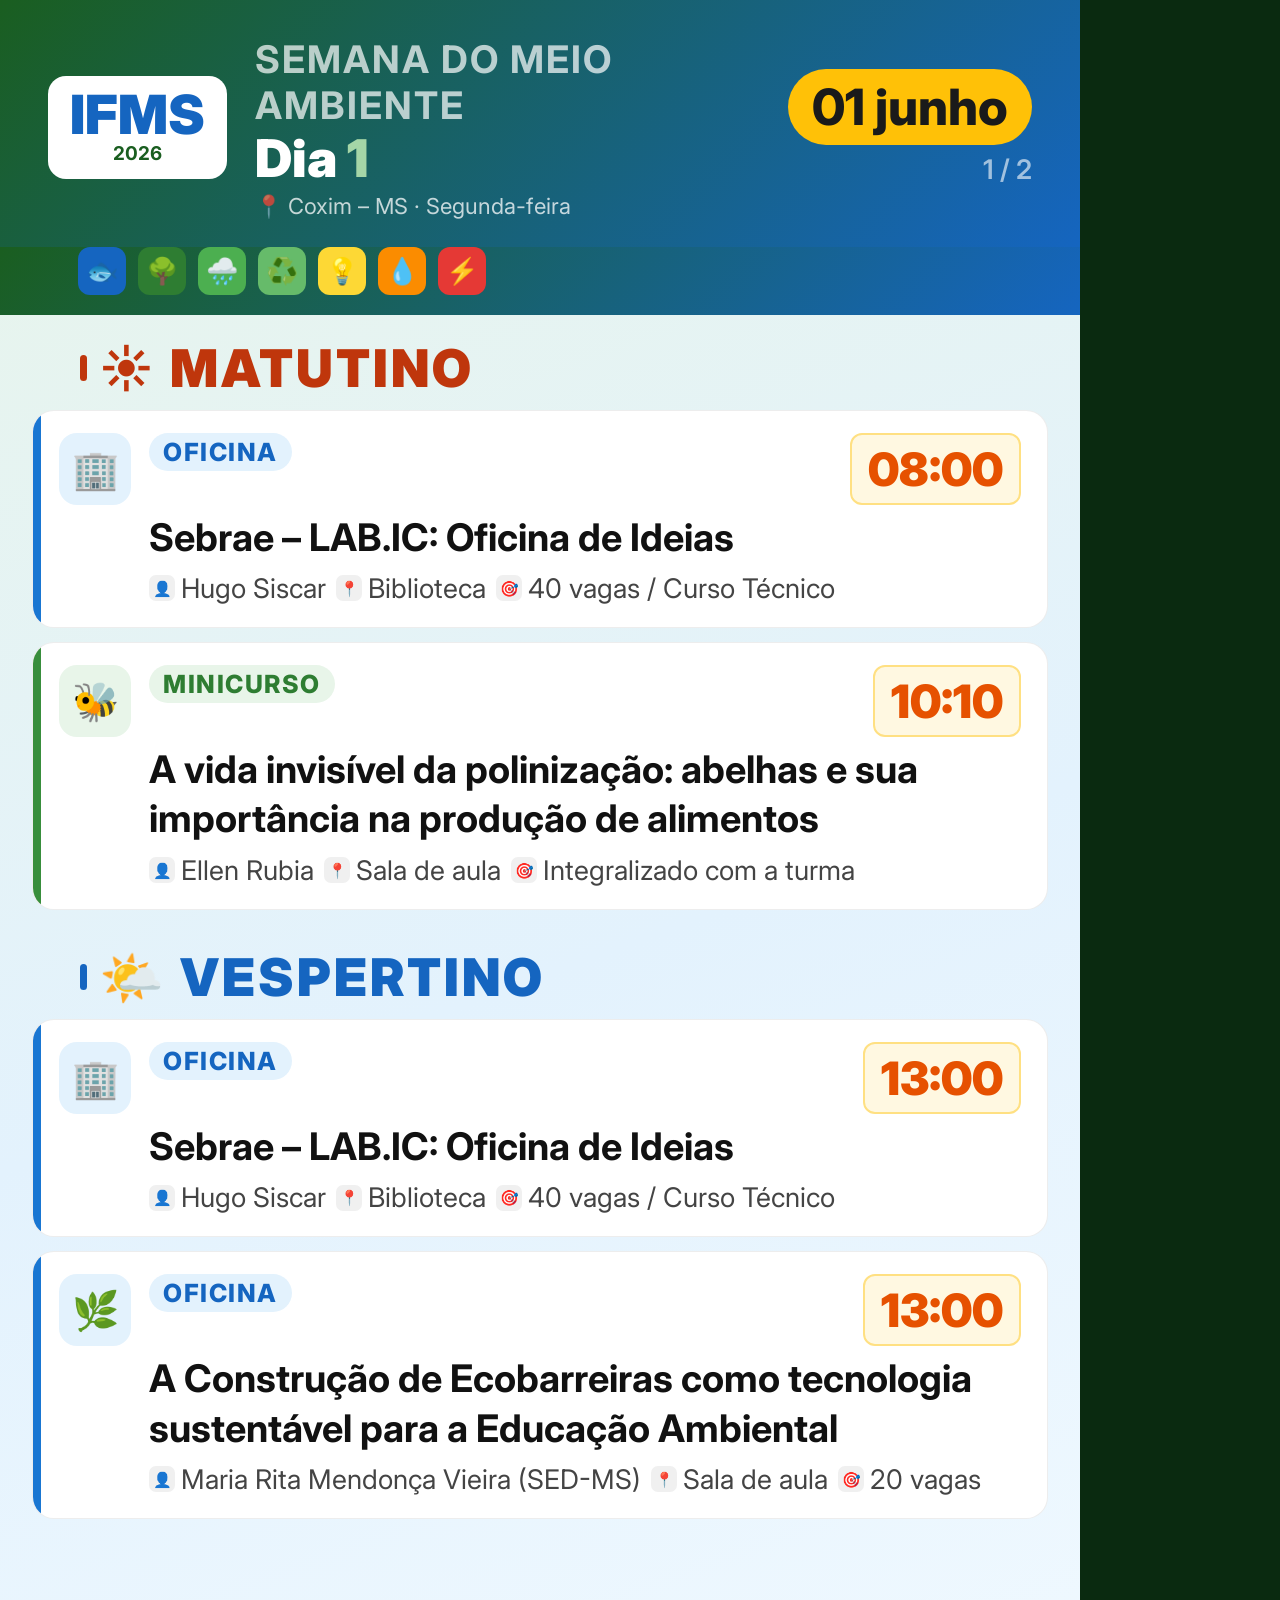
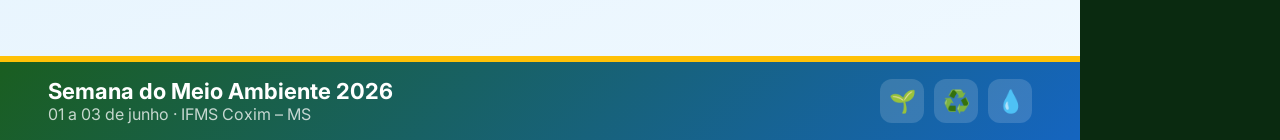
<file: index.html>
cat > /mnt/user-data/outputs/semana_meio_ambiente_xibo_vertical.html << 'HTMLEOF' <!DOCTYPE html>
  <html lang="pt-BR">

  <head>
    <meta charset="UTF-8">
    <meta name="viewport" content="width=1080, initial-scale=1.0">
    <title>Semana do Meio Ambiente – IFMS 2026</title>
    <style>
      @import url('https://fonts.googleapis.com/css2?family=Inter:wght@400;600;700;800;900&display=swap');

      * {
        box-sizing: border-box;
        margin: 0;
        padding: 0;
      }

      html,
      body {
        width: 1080px;
        height: 1740px;
        overflow: hidden;
        font-family: 'Inter', sans-serif;
        background: #0a2a10;
      }

      .screen {
        width: 1080px;
        height: 1740px;
        position: absolute;
        top: 0;
        left: 0;
        opacity: 0;
        transition: opacity 0.8s ease;
        display: flex;
        flex-direction: column;
        background: linear-gradient(160deg, #e8f5e9 0%, #e3f2fd 55%, #f0f9ff 100%);
      }

      .screen.active {
        opacity: 1;
      }

      /* HEADER */
      .hdr {
        background: linear-gradient(135deg, #1a5e20 0%, #1565c0 100%);
        padding: 36px 48px 28px;
        display: flex;
        align-items: center;
        gap: 28px;
        flex-shrink: 0;
      }

      .hdr-logo {
        background: white;
        border-radius: 18px;
        padding: 12px 22px;
        display: flex;
        flex-direction: column;
        align-items: center;
        flex-shrink: 0;
      }

      .hdr-logo .ifms {
        font-size: 54px;
        font-weight: 900;
        color: #1565c0;
        line-height: 1;
      }

      .hdr-logo .yr {
        font-size: 19px;
        font-weight: 700;
        color: #1a5e20;
        line-height: 1.3;
      }

      .hdr-text {
        flex: 1;
      }

      .hdr-top {
        font-size: 38px;
        font-weight: 700;
        color: rgba(255, 255, 255, 0.7);
        letter-spacing: 2px;
        text-transform: uppercase;
        margin-bottom: 4px;
      }

      .hdr-main {
        font-size: 52px;
        font-weight: 900;
        color: white;
        line-height: 1.05;
      }

      .hdr-main span {
        color: #a5d6a7;
      }

      .hdr-sub {
        font-size: 22px;
        color: rgba(255, 255, 255, 0.75);
        margin-top: 6px;
      }

      /* DAY + PAGE */
      .day-block {
        text-align: right;
        flex-shrink: 0;
      }

      .day-pill {
        background: #FFC107;
        color: #1a1a1a;
        font-size: 50px;
        font-weight: 800;
        padding: 8px 24px;
        border-radius: 40px;
        display: inline-block;
        margin-bottom: 8px;
      }

      .page-ind {
        color: rgba(255, 255, 255, 0.6);
        font-size: 27px;
        font-weight: 600;
      }

      /* ICON STRIP */
      .icons-strip {
        background: linear-gradient(135deg, #1a5e20 0%, #1565c0 100%);
        padding: 0 78px 20px;
        display: flex;
        gap: 12px;
        flex-shrink: 0;
      }

      .ibox {
        width: 48px;
        height: 48px;
        border-radius: 12px;
        display: flex;
        align-items: center;
        justify-content: center;
        font-size: 26px;
      }

      /* TURNO LABEL */
      .turno-lbl {
        font-size: 52px;
        font-weight: 900;
        text-transform: uppercase;
        letter-spacing: 3px;
        padding: 22px 48px 10px;
        display: flex;
        align-items: center;
        gap: 12px;
        flex-shrink: 0;
      }

      .turno-lbl::before {
        content: '';
        display: block;
        width: 7px;
        height: 26px;
        border-radius: 4px;
      }

      .mat .turno-lbl {
        color: #bf360c;
      }

      .mat .turno-lbl::before {
        background: #bf360c;
      }

      .vesp .turno-lbl {
        color: #1565c0;
      }

      .vesp .turno-lbl::before {
        background: #1565c0;
      }

      .not .turno-lbl {
        color: #4a148c;
      }

      .not .turno-lbl::before {
        background: #4a148c;
      }

      .enc .turno-lbl {
        color: #1a5e20;
      }

      .enc .turno-lbl::before {
        background: #1a5e20;
      }

      /* CARDS */
      .cards-area {
        flex: 1;
        padding: 0 32px 20px;
        display: flex;
        flex-direction: column;
        gap: 0;
        overflow: hidden;
      }

      .card {
        background: white;
        border-radius: 22px;
        padding: 22px 26px;
        display: flex;
        gap: 18px;
        border: 1px solid rgba(0, 0, 0, 0.07);
        position: relative;
        overflow: hidden;
        margin-bottom: 14px;
      }

      .card::before {
        content: '';
        position: absolute;
        left: 0;
        top: 0;
        bottom: 0;
        width: 8px;
      }

      .card.minicurso::before {
        background: #388e3c;
      }

      .card.oficina::before {
        background: #1976d2;
      }

      .card.palestra::before {
        background: #7b1fa2;
      }

      .card.exposicao::before {
        background: #e65100;
      }

      .card.encerramento::before {
        background: #1a5e20;
      }

      .card-ico {
        width: 72px;
        height: 72px;
        border-radius: 18px;
        display: flex;
        align-items: center;
        justify-content: center;
        font-size: 38px;
        flex-shrink: 0;
        align-self: flex-start;
      }

      .card.minicurso .card-ico {
        background: #e8f5e9;
      }

      .card.oficina .card-ico {
        background: #e3f2fd;
      }

      .card.palestra .card-ico {
        background: #f3e5f5;
      }

      .card.exposicao .card-ico {
        background: #fff3e0;
      }

      .card.encerramento .card-ico {
        background: #e8f5e9;
      }

      .card-body {
        flex: 1;
        min-width: 0;
      }

      .card-top {
        display: flex;
        align-items: flex-start;
        justify-content: space-between;
        gap: 12px;
        margin-bottom: 8px;
      }

      .card-type {
        font-size: 25px;
        font-weight: 800;
        text-transform: uppercase;
        letter-spacing: 1.5px;
        padding: 4px 14px;
        border-radius: 20px;
        display: inline-block;
        flex-shrink: 0;
      }

      .card.minicurso .card-type {
        background: #e8f5e9;
        color: #2e7d32;
      }

      .card.oficina .card-type {
        background: #e3f2fd;
        color: #1565c0;
      }

      .card.palestra .card-type {
        background: #f3e5f5;
        color: #6a1b9a;
      }

      .card.exposicao .card-type {
        background: #fff3e0;
        color: #bf360c;
      }

      .card.encerramento .card-type {
        background: #e8f5e9;
        color: #1a5e20;
      }

      .time-badge {
        display: flex;
        align-items: center;
        gap: 5px;
        background: #fff8e1;
        color: #e65100;
        font-size: 46px;
        font-weight: 900;
        padding: 6px 16px;
        border-radius: 12px;
        border: 2px solid #ffe082;
        white-space: nowrap;
        flex-shrink: 0;
      }

      .card-title {
        font-size: 38px;
        font-weight: 700;
        color: #111;
        line-height: 1.3;
        margin-bottom: 10px;
      }

      .card-meta {
        display: flex;
        flex-wrap: wrap;
        gap: 10px;
      }

      .meta {
        display: flex;
        align-items: center;
        gap: 6px;
        font-size: 27px;
        color: #444;
      }

      .meta-dot {
        width: 26px;
        height: 26px;
        border-radius: 7px;
        background: #f0f0f0;
        display: flex;
        align-items: center;
        justify-content: center;
        font-size: 15px;
        flex-shrink: 0;
      }

      /* PROGRESS */
      .progress-bar {
        height: 6px;
        background: rgba(255, 255, 255, 0.2);
        flex-shrink: 0;
      }

      .progress-fill {
        height: 100%;
        background: #FFC107;
        width: 0%;
        transition: width linear;
      }

      /* FOOTER */
      .footer {
        background: linear-gradient(135deg, #1a5e20 0%, #1565c0 100%);
        padding: 16px 48px;
        display: flex;
        align-items: center;
        justify-content: space-between;
        flex-shrink: 0;
      }

      .footer-left {
        color: white;
      }

      .footer-left strong {
        font-size: 22px;
        display: block;
      }

      .footer-left span {
        font-size: 16px;
        opacity: 0.75;
      }

      .footer-icons {
        display: flex;
        gap: 10px;
      }

      .fi {
        width: 44px;
        height: 44px;
        border-radius: 12px;
        background: rgba(255, 255, 255, 0.15);
        display: flex;
        align-items: center;
        justify-content: center;
        font-size: 22px;
      }
    </style>
  </head>

  <body>

    <!-- TELA 0: DIA 1 - PÁG 1 -->
    <div class="screen active" id="s0">
      <div class="hdr">
        <div class="hdr-logo"><span class="ifms">IFMS</span><span class="yr">2026</span></div>
        <div class="hdr-text">
          <div class="hdr-top">Semana do Meio Ambiente</div>
          <div class="hdr-main">Dia <span>1</span></div>
          <div class="hdr-sub">📍 Coxim – MS · Segunda-feira</div>
        </div>
        <div class="day-block">
          <div class="day-pill">01 junho</div>
          <div class="page-ind">1 / 2</div>
        </div>
      </div>
      <div class="icons-strip">
        <div class="ibox" style="background:#1565c0">🐟</div>
        <div class="ibox" style="background:#2e7d32">🌳</div>
        <div class="ibox" style="background:#4caf50">🌧️</div>
        <div class="ibox" style="background:#66bb6a">♻️</div>
        <div class="ibox" style="background:#fdd835">💡</div>
        <div class="ibox" style="background:#fb8c00">💧</div>
        <div class="ibox" style="background:#e53935">⚡</div>
      </div>
      <div class="cards-area">
        <div class="mat">
          <div class="turno-lbl">☀️ Matutino</div>
        </div>
        <div class="card oficina">
          <div class="card-ico">🏢</div>
          <div class="card-body">
            <div class="card-top">
              <span class="card-type">Oficina</span>
              <div class="time-badge">08:00</div>
            </div>
            <div class="card-title">Sebrae – LAB.IC: Oficina de Ideias</div>
            <div class="card-meta">
              <div class="meta">
                <div class="meta-dot">👤</div>Hugo Siscar
              </div>
              <div class="meta">
                <div class="meta-dot">📍</div>Biblioteca
              </div>
              <div class="meta">
                <div class="meta-dot">🎯</div>40 vagas / Curso Técnico
              </div>
            </div>
          </div>
        </div>
        <div class="card minicurso">
          <div class="card-ico">🐝</div>
          <div class="card-body">
            <div class="card-top">
              <span class="card-type">Minicurso</span>
              <div class="time-badge">10:10</div>
            </div>
            <div class="card-title">A vida invisível da polinização: abelhas e sua importância na produção de alimentos
            </div>
            <div class="card-meta">
              <div class="meta">
                <div class="meta-dot">👤</div>Ellen Rubia
              </div>
              <div class="meta">
                <div class="meta-dot">📍</div>Sala de aula
              </div>
              <div class="meta">
                <div class="meta-dot">🎯</div>Integralizado com a turma
              </div>
            </div>
          </div>
        </div>
        <div class="vesp">
          <div class="turno-lbl">🌤️ Vespertino</div>
        </div>
        <div class="card oficina">
          <div class="card-ico">🏢</div>
          <div class="card-body">
            <div class="card-top">
              <span class="card-type">Oficina</span>
              <div class="time-badge">13:00</div>
            </div>
            <div class="card-title">Sebrae – LAB.IC: Oficina de Ideias</div>
            <div class="card-meta">
              <div class="meta">
                <div class="meta-dot">👤</div>Hugo Siscar
              </div>
              <div class="meta">
                <div class="meta-dot">📍</div>Biblioteca
              </div>
              <div class="meta">
                <div class="meta-dot">🎯</div>40 vagas / Curso Técnico
              </div>
            </div>
          </div>
        </div>
        <div class="card oficina">
          <div class="card-ico">🌿</div>
          <div class="card-body">
            <div class="card-top">
              <span class="card-type">Oficina</span>
              <div class="time-badge">13:00</div>
            </div>
            <div class="card-title">A Construção de Ecobarreiras como tecnologia sustentável para a Educação Ambiental
            </div>
            <div class="card-meta">
              <div class="meta">
                <div class="meta-dot">👤</div>Maria Rita Mendonça Vieira (SED-MS)
              </div>
              <div class="meta">
                <div class="meta-dot">📍</div>Sala de aula
              </div>
              <div class="meta">
                <div class="meta-dot">🎯</div>20 vagas
              </div>
            </div>
          </div>
        </div>
      </div>
      <div class="progress-bar">
        <div class="progress-fill" id="p0"></div>
      </div>
      <div class="footer">
        <div class="footer-left"><strong>Semana do Meio Ambiente 2026</strong><span>01 a 03 de junho · IFMS Coxim –
            MS</span></div>
        <div class="footer-icons">
          <div class="fi">🌱</div>
          <div class="fi">♻️</div>
          <div class="fi">💧</div>
        </div>
      </div>
    </div>

    <!-- TELA 1: DIA 1 - PÁG 2 -->
    <div class="screen" id="s1">
      <div class="hdr">
        <div class="hdr-logo"><span class="ifms">IFMS</span><span class="yr">2026</span></div>
        <div class="hdr-text">
          <div class="hdr-top">Semana do Meio Ambiente</div>
          <div class="hdr-main">Dia <span>1</span></div>
          <div class="hdr-sub">📍 Coxim – MS · Segunda-feira</div>
        </div>
        <div class="day-block">
          <div class="day-pill">01 junho</div>
          <div class="page-ind">2 / 2</div>
        </div>
      </div>
      <div class="icons-strip">
        <div class="ibox" style="background:#1565c0">🐟</div>
        <div class="ibox" style="background:#2e7d32">🌳</div>
        <div class="ibox" style="background:#4caf50">🌧️</div>
        <div class="ibox" style="background:#66bb6a">♻️</div>
        <div class="ibox" style="background:#fdd835">💡</div>
        <div class="ibox" style="background:#fb8c00">💧</div>
        <div class="ibox" style="background:#e53935">⚡</div>
      </div>

      <div class="cards-area">
        <div class="vesp">
          <div class="turno-lbl">🌤️ Vespertino (cont.)</div>
        </div>
        <div class="card minicurso">
          <div class="card-ico">🫙</div>
          <div class="card-body">
            <div class="card-top"><span class="card-type">Minicurso</span>
              <div class="time-badge">13:00</div>
            </div>
            <div class="card-title">Óleo de cozinha sob diferentes perspectivas</div>
            <div class="card-meta">
              <div class="meta">
                <div class="meta-dot">👤</div>PIBID-Capes
              </div>
              <div class="meta">
                <div class="meta-dot">📍</div>Lab
              </div>
              <div class="meta">
                <div class="meta-dot">🎯</div>20 vagas
              </div>
            </div>
          </div>
        </div>
        <div class="card minicurso">
          <div class="card-ico">♻️</div>
          <div class="card-body">
            <div class="card-top"><span class="card-type">Minicurso</span>
              <div class="time-badge">15:00</div>
            </div>
            <div class="card-title">Plásticos: implicações socioambientais</div>
            <div class="card-meta">
              <div class="meta">
                <div class="meta-dot">👤</div>PIBID-Capes
              </div>
              <div class="meta">
                <div class="meta-dot">📍</div>Lab
              </div>
              <div class="meta">
                <div class="meta-dot">🎯</div>20 vagas
              </div>
            </div>
          </div>
        </div>
        <div class="card minicurso">
          <div class="card-ico">🐝</div>
          <div class="card-body">
            <div class="card-top"><span class="card-type">Minicurso</span>
              <div class="time-badge">16:00</div>
            </div>
            <div class="card-title">A vida invisível da polinização: abelhas e sua importância na produção de alimentos
            </div>
            <div class="card-meta">
              <div class="meta">
                <div class="meta-dot">👤</div>Ellen Rubia
              </div>
              <div class="meta">
                <div class="meta-dot">📍</div>Sala de aula
              </div>
            </div>
          </div>
        </div>


        <div class="not">
          <div class="turno-lbl">🌙 Noturno</div>
        </div>
        <div class="card exposicao">
          <div class="card-ico">🎓</div>
          <div class="card-body">
            <div class="card-top"><span class="card-type">Exposição</span>
              <div class="time-badge">19:00</div>
            </div>
            <div class="card-title">Solenidade de Certificação de Qualificação Profissional – Educação de Jovens e
              Adultos</div>
            <div class="card-meta">
              <div class="meta">
                <div class="meta-dot">👤</div>Wania / Coord. Núcleo Ed. Ambiental / PIBID
              </div>
              <div class="meta">
                <div class="meta-dot">📍</div>Auditório
              </div>
              <div class="meta">
                <div class="meta-dot">🎯</div>Aberto
              </div>
            </div>
          </div>
        </div>
      </div>
      <div class="progress-bar">
        <div class="progress-fill" id="p1"></div>
      </div>
      <div class="footer">
        <div class="footer-left"><strong>Semana do Meio Ambiente 2026</strong><span>01 a 03 de junho · IFMS Coxim –
            MS</span></div>
        <div class="footer-icons">
          <div class="fi">🌱</div>
          <div class="fi">♻️</div>
          <div class="fi">💧</div>
        </div>
      </div>
    </div>

    <!-- TELA 2: DIA 2 - PÁG 1 -->
    <div class="screen" id="s2">
      <div class="hdr">
        <div class="hdr-logo"><span class="ifms">IFMS</span><span class="yr">2026</span></div>
        <div class="hdr-text">
          <div class="hdr-top">Semana do Meio Ambiente</div>
          <div class="hdr-main">Dia <span>2</span></div>
          <div class="hdr-sub">📍 Coxim – MS · Terça-feira</div>
        </div>
        <div class="day-block">
          <div class="day-pill">02 junho</div>
          <div class="page-ind">1 / 4</div>
        </div>
      </div>
      <div class="icons-strip">
        <div class="ibox" style="background:#1565c0">🐟</div>
        <div class="ibox" style="background:#2e7d32">🌳</div>
        <div class="ibox" style="background:#4caf50">🌧️</div>
        <div class="ibox" style="background:#66bb6a">♻️</div>
        <div class="ibox" style="background:#fdd835">💡</div>
        <div class="ibox" style="background:#fb8c00">💧</div>
        <div class="ibox" style="background:#e53935">⚡</div>
      </div>
      <div class="cards-area">
        <div class="mat">
          <div class="turno-lbl">☀️ Matutino</div>
        </div>
        <div class="card minicurso">
          <div class="card-ico">💰</div>
          <div class="card-body">
            <div class="card-top"><span class="card-type">Minicurso</span>
              <div class="time-badge">08:00</div>
            </div>
            <div class="card-title">Educação Financeira – Preparatório para a OLITEF</div>
            <div class="card-meta">
              <div class="meta">
                <div class="meta-dot">👤</div>Danilo, Ricardo Tavares, Dayane, Julya e Isabelly
              </div>
              <div class="meta">
                <div class="meta-dot">📍</div>Sala de aula
              </div>
              <div class="meta">
                <div class="meta-dot">🎯</div>30 vagas (Curso Téc. em Sist.)
              </div>
            </div>
          </div>
        </div>
        <div class="card minicurso">
          <div class="card-ico">🌱</div>
          <div class="card-body">
            <div class="card-top"><span class="card-type">Minicurso</span>
              <div class="time-badge">08:00</div>
            </div>
            <div class="card-title">Hortas Urbanas: Produção própria e sustentabilidade</div>
            <div class="card-meta">
              <div class="meta">
                <div class="meta-dot">👤</div>Jessica Aline Linné
              </div>
              <div class="meta">
                <div class="meta-dot">📍</div>Laren
              </div>
              <div class="meta">
                <div class="meta-dot">🎯</div>25 vagas
              </div>
            </div>
          </div>
        </div>
        <div class="card minicurso">
          <div class="card-ico">🐠</div>
          <div class="card-body">
            <div class="card-top"><span class="card-type">Minicurso</span>
              <div class="time-badge">08:00</div>
            </div>
            <div class="card-title">Aquaponia: integração do cultivo de vegetais e peixes</div>
            <div class="card-meta">
              <div class="meta">
                <div class="meta-dot">👤</div>Gabriel, Pedro e Lorrayne
              </div>
              <div class="meta">
                <div class="meta-dot">📍</div>Laren
              </div>
              <div class="meta">
                <div class="meta-dot">🎯</div>30 vagas
              </div>
            </div>
          </div>
        </div>
        <div class="card minicurso">
          <div class="card-ico">🚁</div>
          <div class="card-body">
            <div class="card-top"><span class="card-type">Minicurso</span>
              <div class="time-badge">09:00</div>
            </div>
            <div class="card-title">Uso de drone para análises da vegetação</div>
            <div class="card-meta">
              <div class="meta">
                <div class="meta-dot">👤</div>Everton
              </div>
              <div class="meta">
                <div class="meta-dot">📍</div>Laren
              </div>
              <div class="meta">
                <div class="meta-dot">🎯</div>30 vagas
              </div>
            </div>
          </div>
        </div>
      </div>
      <div class="progress-bar">
        <div class="progress-fill" id="p2"></div>
      </div>
      <div class="footer">
        <div class="footer-left"><strong>Semana do Meio Ambiente 2026</strong><span>01 a 03 de junho · IFMS Coxim –
            MS</span></div>
        <div class="footer-icons">
          <div class="fi">🌱</div>
          <div class="fi">♻️</div>
          <div class="fi">💧</div>
        </div>
      </div>
    </div>

    <!-- TELA 3: DIA 2 - PÁG 2 -->
    <div class="screen" id="s3">
      <div class="hdr">
        <div class="hdr-logo"><span class="ifms">IFMS</span><span class="yr">2026</span></div>
        <div class="hdr-text">
          <div class="hdr-top">Semana do Meio Ambiente</div>
          <div class="hdr-main">Dia <span>2</span></div>
          <div class="hdr-sub">📍 Coxim – MS · Terça-feira</div>
        </div>
        <div class="day-block">
          <div class="day-pill">02 junho</div>
          <div class="page-ind">2 / 4</div>
        </div>
      </div>
      <div class="icons-strip">
        <div class="ibox" style="background:#1565c0">🐟</div>
        <div class="ibox" style="background:#2e7d32">🌳</div>
        <div class="ibox" style="background:#4caf50">🌧️</div>
        <div class="ibox" style="background:#66bb6a">♻️</div>
        <div class="ibox" style="background:#fdd835">💡</div>
        <div class="ibox" style="background:#fb8c00">💧</div>
        <div class="ibox" style="background:#e53935">⚡</div>
      </div>
      <div class="cards-area">
        <div class="vesp">
          <div class="turno-lbl">🌤️ Vespertino</div>
        </div>
        <div class="card palestra">
          <div class="card-ico">🌾</div>
          <div class="card-body">
            <div class="card-top"><span class="card-type">Palestra</span>
              <div class="time-badge">13:00</div>
            </div>
            <div class="card-title">Os impactos causados por agrotóxicos para animais e vegetação</div>
            <div class="card-meta">
              <div class="meta">
                <div class="meta-dot">👤</div>Natalino Sousa
              </div>
              <div class="meta">
                <div class="meta-dot">📍</div>Sala de aula · Turma Agropecuária
              </div>
            </div>
          </div>
        </div>
        <div class="card minicurso">
          <div class="card-ico">💰</div>
          <div class="card-body">
            <div class="card-top"><span class="card-type">Minicurso</span>
              <div class="time-badge">14:00</div>
            </div>
            <div class="card-title">Educação Financeira – Preparatório para a OLITEF</div>
            <div class="card-meta">
              <div class="meta">
                <div class="meta-dot">👤</div>Danilo, Ricardo Tavares, Dayane, Julya e Isabelly
              </div>
              <div class="meta">
                <div class="meta-dot">📍</div>Sala de aula · 30 vagas
              </div>
            </div>
          </div>
        </div>
        <div class="card oficina">
          <div class="card-ico">🥋</div>
          <div class="card-body">
            <div class="card-top"><span class="card-type">Oficina</span>
              <div class="time-badge">14:00</div>
            </div>
            <div class="card-title">Ecossistema do Tatame – Jiu-Jitsu e a Preservação Ambiental</div>
            <div class="card-meta">
              <div class="meta">
                <div class="meta-dot">👤</div>Anderson (UFMS)
              </div>
              <div class="meta">
                <div class="meta-dot">📍</div>Quadra de esporte · 30 vagas
              </div>
            </div>
          </div>
        </div>
        <div class="card minicurso">
          <div class="card-ico">🌿</div>
          <div class="card-body">
            <div class="card-top"><span class="card-type">Minicurso</span>
              <div class="time-badge">14:00</div>
            </div>
            <div class="card-title">Da Planta ao Produto: Estudo de uma PANC de Coxim-MS</div>
            <div class="card-meta">
              <div class="meta">
                <div class="meta-dot">👤</div>Muryel, Laís, Claudia
              </div>
              <div class="meta">
                <div class="meta-dot">📍</div>Lab · 20 vagas
              </div>
            </div>
          </div>
        </div>
      </div>
      <div class="progress-bar">
        <div class="progress-fill" id="p3"></div>
      </div>
      <div class="footer">
        <div class="footer-left"><strong>Semana do Meio Ambiente 2026</strong><span>01 a 03 de junho · IFMS Coxim –
            MS</span></div>
        <div class="footer-icons">
          <div class="fi">🌱</div>
          <div class="fi">♻️</div>
          <div class="fi">💧</div>
        </div>
      </div>
    </div>

    <!-- TELA 4: DIA 2 - PÁG 3 -->
    <div class="screen" id="s4">
      <div class="hdr">
        <div class="hdr-logo"><span class="ifms">IFMS</span><span class="yr">2026</span></div>
        <div class="hdr-text">
          <div class="hdr-top">Semana do Meio Ambiente</div>
          <div class="hdr-main">Dia <span>2</span></div>
          <div class="hdr-sub">📍 Coxim – MS · Terça-feira</div>
        </div>
        <div class="day-block">
          <div class="day-pill">02 junho</div>
          <div class="page-ind">3 / 4</div>
        </div>
      </div>
      <div class="icons-strip">
        <div class="ibox" style="background:#1565c0">🐟</div>
        <div class="ibox" style="background:#2e7d32">🌳</div>
        <div class="ibox" style="background:#4caf50">🌧️</div>
        <div class="ibox" style="background:#66bb6a">♻️</div>
        <div class="ibox" style="background:#fdd835">💡</div>
        <div class="ibox" style="background:#fb8c00">💧</div>
        <div class="ibox" style="background:#e53935">⚡</div>
      </div>
      <div class="cards-area">
        <div class="vesp">
          <div class="turno-lbl">🌤️ Vespertino (cont.)</div>
        </div>
        <div class="card minicurso">
          <div class="card-ico">🌱</div>
          <div class="card-body">
            <div class="card-top"><span class="card-type">Minicurso</span>
              <div class="time-badge">14:00</div>
            </div>
            <div class="card-title">Hortas Urbanas: Produção própria e sustentabilidade</div>
            <div class="card-meta">
              <div class="meta">
                <div class="meta-dot">👤</div>Jessica Aline Linné
              </div>
              <div class="meta">
                <div class="meta-dot">📍</div>Laren · 25 vagas
              </div>
            </div>
          </div>
        </div>
        <div class="card palestra">
          <div class="card-ico">🧠</div>
          <div class="card-body">
            <div class="card-top"><span class="card-type">Palestra</span>
              <div class="time-badge">14:00</div>
            </div>
            <div class="card-title">Os impactos psicossociais perante tragédias climáticas</div>
            <div class="card-meta">
              <div class="meta">
                <div class="meta-dot">👤</div>Prof. Ana Gabriela (UEMS)
              </div>
              <div class="meta">
                <div class="meta-dot">📍</div>Auditório · Aberto
              </div>
            </div>
          </div>
        </div>
        <div class="not">
          <div class="turno-lbl">🌙 Noturno</div>
        </div>
        <div class="card palestra">
          <div class="card-ico">💧</div>
          <div class="card-body">
            <div class="card-top"><span class="card-type">Palestra</span>
              <div class="time-badge">19:00</div>
            </div>
            <div class="card-title">Importância da conservação ambiental para os recursos hídricos</div>
            <div class="card-meta">
              <div class="meta">
                <div class="meta-dot">👤</div>Natalino Sousa
              </div>
              <div class="meta">
                <div class="meta-dot">📍</div>Sala de aula · Eng. de Pesca
              </div>
            </div>
          </div>
        </div>
        <div class="card oficina">
          <div class="card-ico">❓</div>
          <div class="card-body">
            <div class="card-top"><span class="card-type">Oficina</span>
              <div class="time-badge">19:00</div>
            </div>
            <div class="card-title">Desafio SMA – Perguntas e respostas sobre Meio Ambiente</div>
            <div class="card-meta">
              <div class="meta">
                <div class="meta-dot">👤</div>Profs Proeja
              </div>
              <div class="meta">
                <div class="meta-dot">📍</div>Pátio · 40 vagas (Lab Info) + 7 classificados
              </div>
            </div>
          </div>
        </div>
      </div>
      <div class="progress-bar">
        <div class="progress-fill" id="p4"></div>
      </div>
      <div class="footer">
        <div class="footer-left"><strong>Semana do Meio Ambiente 2026</strong><span>01 a 03 de junho · IFMS Coxim –
            MS</span></div>
        <div class="footer-icons">
          <div class="fi">🌱</div>
          <div class="fi">♻️</div>
          <div class="fi">💧</div>
        </div>
      </div>
    </div>


    <!-- TELA 4: DIA 2 - PÁG 4 -->
    <div class="screen" id="s5">
      <div class="hdr">
        <div class="hdr-logo"><span class="ifms">IFMS</span><span class="yr">2026</span></div>
        <div class="hdr-text">
          <div class="hdr-top">Semana do Meio Ambiente</div>
          <div class="hdr-main">Dia <span>2</span></div>
          <div class="hdr-sub">📍 Coxim – MS · Terça-feira</div>
        </div>
        <div class="day-block">
          <div class="day-pill">02 junho</div>
          <div class="page-ind">4 / 4</div>
        </div>
      </div>
      <div class="icons-strip">
        <div class="ibox" style="background:#1565c0">🐟</div>
        <div class="ibox" style="background:#2e7d32">🌳</div>
        <div class="ibox" style="background:#4caf50">🌧️</div>
        <div class="ibox" style="background:#66bb6a">♻️</div>
        <div class="ibox" style="background:#fdd835">💡</div>
        <div class="ibox" style="background:#fb8c00">💧</div>
        <div class="ibox" style="background:#e53935">⚡</div>
      </div>
      <div class="cards-area">
        <div class="not">
          <div class="turno-lbl">🌙 Noturno</div>
        </div>
        <div class="card palestra">
          <div class="card-ico">🌍</div>
          <div class="card-body">
            <div class="card-top"><span class="card-type">Palestra</span>
              <div class="time-badge">19:30</div>
            </div>
            <div class="card-title">ICMS Ecológico na gestão ambiental e desenvolvimento de Alcinópolis</div>
            <div class="card-meta">
              <div class="meta">
                <div class="meta-dot">👤</div>Edilson de Oliveira Gomes
              </div>
              <div class="meta">
                <div class="meta-dot">📍</div>Auditório · Aberto
              </div>
            </div>
          </div>
        </div>
        <div class="card palestra">
          <div class="card-ico">📱</div>
          <div class="card-body">
            <div class="card-top"><span class="card-type">Palestra</span>
              <div class="time-badge">19:00</div>
            </div>
            <div class="card-title">Você está seguro? Golpes virtuais: como se proteger!</div>
            <div class="card-meta">
              <div class="meta">
                <div class="meta-dot">👤</div>Antônio Barbosa Dos Reis / Rhafaely Ananda Costa Dos Reis / Prof. Hugo
                Siscar
              </div>
              <div class="meta">
                <div class="meta-dot">📍</div>Sala de aula
              </div>
            </div>
          </div>
        </div>
      </div>
      <div class="progress-bar">
        <div class="progress-fill" id="p4"></div>
      </div>
      <div class="footer">
        <div class="footer-left"><strong>Semana do Meio Ambiente 2026</strong><span>01 a 03 de junho · IFMS Coxim –
            MS</span></div>
        <div class="footer-icons">
          <div class="fi">🌱</div>
          <div class="fi">♻️</div>
          <div class="fi">💧</div>
        </div>
      </div>
    </div>

    <!-- TELA 5: DIA 3 - PÁG 1 -->
    <div class="screen" id="s6">
      <div class="hdr">
        <div class="hdr-logo"><span class="ifms">IFMS</span><span class="yr">2026</span></div>
        <div class="hdr-text">
          <div class="hdr-top">Semana do Meio Ambiente</div>
          <div class="hdr-main">Dia <span>3</span></div>
          <div class="hdr-sub">📍 Coxim – MS · Quarta-feira</div>
        </div>
        <div class="day-block">
          <div class="day-pill">03 junho</div>
          <div class="page-ind">1 / 4</div>
        </div>
      </div>
      <div class="icons-strip">
        <div class="ibox" style="background:#1565c0">🐟</div>
        <div class="ibox" style="background:#2e7d32">🌳</div>
        <div class="ibox" style="background:#4caf50">🌧️</div>
        <div class="ibox" style="background:#66bb6a">♻️</div>
        <div class="ibox" style="background:#fdd835">💡</div>
        <div class="ibox" style="background:#fb8c00">💧</div>
        <div class="ibox" style="background:#e53935">⚡</div>
      </div>
      <div class="cards-area">
        <div class="mat">
          <div class="turno-lbl">☀️ Matutino</div>
        </div>
        <div class="card oficina">
          <div class="card-ico">🌲</div>
          <div class="card-body">
            <div class="card-top"><span class="card-type">Oficina</span>
              <div class="time-badge">07:00</div>
            </div>
            <div class="card-title">Trilha ecológica em Coxim-MS</div>
            <div class="card-meta">
              <div class="meta">
                <div class="meta-dot">👤</div>Wania
              </div>
              <div class="meta">
                <div class="meta-dot">📍</div>Saída do IFMS · 50 vagas
              </div>
            </div>
          </div>
        </div>
        <div class="card minicurso">
          <div class="card-ico">🐟</div>
          <div class="card-body">
            <div class="card-top"><span class="card-type">Minicurso</span>
              <div class="time-badge">08:00</div>
            </div>
            <div class="card-title">Produção sustentável de peixes em tanques elevados de geomembrana: manejo de
              qualidade de água e alimentação</div>
            <div class="card-meta">
              <div class="meta">
                <div class="meta-dot">👤</div>Natalino
              </div>
              <div class="meta">
                <div class="meta-dot">📍</div>Laren · 20 vagas
              </div>
            </div>
          </div>
        </div>
        <div class="vesp">
          <div class="turno-lbl">🌤️ Vespertino</div>
        </div>
        <div class="card oficina">
          <div class="card-ico">🤖</div>
          <div class="card-body">
            <div class="card-top"><span class="card-type">Oficina</span>
              <div class="time-badge">13:00</div>
            </div>
            <div class="card-title">Exposição de protótipos robóticos como tecnologias sustentáveis para o futuro</div>
            <div class="card-meta">
              <div class="meta">
                <div class="meta-dot">👤</div>Angelino
              </div>
              <div class="meta">
                <div class="meta-dot">📍</div>Pátio · Equipe de Robótica
              </div>
            </div>
          </div>
        </div>
        <div class="card minicurso">
          <div class="card-ico">🚁</div>
          <div class="card-body">
            <div class="card-top"><span class="card-type">Minicurso</span>
              <div class="time-badge">13:00</div>
            </div>
            <div class="card-title">Uso de drone para análises da vegetação</div>
            <div class="card-meta">
              <div class="meta">
                <div class="meta-dot">👤</div>Everton
              </div>
              <div class="meta">
                <div class="meta-dot">📍</div>Laren · 30 vagas
              </div>
            </div>
          </div>
        </div>
      </div>
      <div class="progress-bar">
        <div class="progress-fill" id="p5"></div>
      </div>
      <div class="footer">
        <div class="footer-left"><strong>Semana do Meio Ambiente 2026</strong><span>01 a 03 de junho · IFMS Coxim –
            MS</span></div>
        <div class="footer-icons">
          <div class="fi">🌱</div>
          <div class="fi">♻️</div>
          <div class="fi">💧</div>
        </div>
      </div>
    </div>

    <!-- TELA 6: DIA 3 - PÁG 2 -->
    <div class="screen" id="s7">
      <div class="hdr">
        <div class="hdr-logo"><span class="ifms">IFMS</span><span class="yr">2026</span></div>
        <div class="hdr-text">
          <div class="hdr-top">Semana do Meio Ambiente</div>
          <div class="hdr-main">Dia <span>3</span></div>
          <div class="hdr-sub">📍 Coxim – MS · Quarta-feira</div>
        </div>
        <div class="day-block">
          <div class="day-pill">03 junho</div>
          <div class="page-ind">2 / 4</div>
        </div>
      </div>
      <div class="icons-strip">
        <div class="ibox" style="background:#1565c0">🐟</div>
        <div class="ibox" style="background:#2e7d32">🌳</div>
        <div class="ibox" style="background:#4caf50">🌧️</div>
        <div class="ibox" style="background:#66bb6a">♻️</div>
        <div class="ibox" style="background:#fdd835">💡</div>
        <div class="ibox" style="background:#fb8c00">💧</div>
        <div class="ibox" style="background:#e53935">⚡</div>
      </div>
      <div class="cards-area">
        <div class="vesp">
          <div class="turno-lbl">🌤️ Vespertino (cont.)</div>
        </div>
        <div class="card minicurso">
          <div class="card-ico">🧪</div>
          <div class="card-body">
            <div class="card-top"><span class="card-type">Minicurso</span>
              <div class="time-badge">13:00</div>
            </div>
            <div class="card-title">A química do lixo: reflexões sobre os materiais descartados no cotidiano</div>
            <div class="card-meta">
              <div class="meta">
                <div class="meta-dot">👤</div>PIBID-Capes
              </div>
              <div class="meta">
                <div class="meta-dot">📍</div>Lab · 20 vagas
              </div>
            </div>
          </div>
        </div>
        <div class="card oficina">
          <div class="card-ico">🍹</div>
          <div class="card-body">
            <div class="card-top"><span class="card-type">Oficina</span>
              <div class="time-badge">14:00</div>
            </div>
            <div class="card-title">Coquetelaria Molecular Eco-Friendly: Esferificação Aplicada ao Desperdício Zero
            </div>
            <div class="card-meta">
              <div class="meta">
                <div class="meta-dot">👤</div>Éder de Mello Freitas
              </div>
              <div class="meta">
                <div class="meta-dot">📍</div>Lab 93 · 15 vagas
              </div>
            </div>
          </div>
        </div>
        <div class="card minicurso">
          <div class="card-ico">🐟</div>
          <div class="card-body">
            <div class="card-top"><span class="card-type">Minicurso</span>
              <div class="time-badge">14:00</div>
            </div>
            <div class="card-title">Da Água à Mesa: Produção Sustentável de Quibe de Peixe</div>
            <div class="card-meta">
              <div class="meta">
                <div class="meta-dot">👤</div>Ana Paula
              </div>
              <div class="meta">
                <div class="meta-dot">📍</div>Lab de Carne · 15 vagas
              </div>
            </div>
          </div>
        </div>
        <div class="card oficina">
          <div class="card-ico">🏭</div>
          <div class="card-body">
            <div class="card-top"><span class="card-type">Minicurso</span>
              <div class="time-badge">14:00</div>
            </div>
            <div class="card-title">Poluição em foco: do papel ao orgânico</div>
            <div class="card-meta">
              <div class="meta">
                <div class="meta-dot">👤</div>Jader
              </div>
              <div class="meta">
                <div class="meta-dot">📍</div>Sala
              </div>
            </div>
          </div>
        </div>
      </div>
      <div class="progress-bar">
        <div class="progress-fill" id="p6"></div>
      </div>
      <div class="footer">
        <div class="footer-left"><strong>Semana do Meio Ambiente 2026</strong><span>01 a 03 de junho · IFMS Coxim –
            MS</span></div>
        <div class="footer-icons">
          <div class="fi">🌱</div>
          <div class="fi">♻️</div>
          <div class="fi">💧</div>
        </div>
      </div>
    </div>
    <!-- TELA 6: DIA 3 - PÁG 2 -->
    <div class="screen" id="s8">
      <div class="hdr">
        <div class="hdr-logo"><span class="ifms">IFMS</span><span class="yr">2026</span></div>
        <div class="hdr-text">
          <div class="hdr-top">Semana do Meio Ambiente</div>
          <div class="hdr-main">Dia <span>3</span></div>
          <div class="hdr-sub">📍 Coxim – MS · Quarta-feira</div>
        </div>
        <div class="day-block">
          <div class="day-pill">03 junho</div>
          <div class="page-ind">3 / 4</div>
        </div>
      </div>
      <div class="icons-strip">
        <div class="ibox" style="background:#1565c0">🐟</div>
        <div class="ibox" style="background:#2e7d32">🌳</div>
        <div class="ibox" style="background:#4caf50">🌧️</div>
        <div class="ibox" style="background:#66bb6a">♻️</div>
        <div class="ibox" style="background:#fdd835">💡</div>
        <div class="ibox" style="background:#fb8c00">💧</div>
        <div class="ibox" style="background:#e53935">⚡</div>
      </div>
      <div class="cards-area">
        <div class="vesp">
          <div class="turno-lbl">🌤️ Vespertino (cont.)</div>
        </div>
        <div class="card minicurso">
          <div class="card-ico">💧</div>
          <div class="card-body">
            <div class="card-top"><span class="card-type">Minicurso</span>
              <div class="time-badge">15:00</div>
            </div>
            <div class="card-title">Miniestação para tratamento de água: reflexões sob a perspectiva da ciência química
            </div>
            <div class="card-meta">
              <div class="meta">
                <div class="meta-dot">👤</div>PIBID-Capes
              </div>
              <div class="meta">
                <div class="meta-dot">📍</div>Lab · 20 vagas
              </div>
            </div>
          </div>
        </div>
        <div class="card oficina">
          <div class="card-ico">🥁</div>
          <div class="card-body">
            <div class="card-top"><span class="card-type">Oficina</span>
              <div class="time-badge">15:00</div>
            </div>
            <div class="card-title">Capoeira – Dança e Ambiente</div>
            <div class="card-meta">
              <div class="meta">
                <div class="meta-dot">👤</div>Danilo
              </div>
              <div class="meta">
                <div class="meta-dot">📍</div>Quadra · Aberto
              </div>
            </div>
          </div>
        </div>
        <div class="not">
          <div class="turno-lbl">🌙 Noturno</div>
        </div>
        <div class="card exposicao">
          <div class="card-ico">🗺️</div>
          <div class="card-body">
            <div class="card-top"><span class="card-type">Exposição</span>
              <div class="time-badge">19:00</div>
            </div>
            <div class="card-title">Exposição dos resultados do projeto trilhas interpretativas</div>
            <div class="card-meta">
              <div class="meta">
                <div class="meta-dot">👤</div>Wania / Coord. Núcleo Ed. Ambiental / PIBID
              </div>
              <div class="meta">
                <div class="meta-dot">📍</div>Hall do IFMS · Aberto
              </div>
            </div>
          </div>
        </div>
        <div class="card minicurso">
          <div class="card-ico">🖥️</div>
          <div class="card-body">
            <div class="card-top"><span class="card-type">Minicurso</span>
              <div class="time-badge">19:00</div>
            </div>
            <div class="card-title">Criação de HomeLab com Linux</div>
            <div class="card-meta">
              <div class="meta">
                <div class="meta-dot">👤</div>"JONATA / LEGIANO / LUCAS GABRIEL / LUIZ EDUARDO / MAICON
              </div>
              <div class="meta">
                <div class="meta-dot">📍</div>Sala 85
              </div>
            </div>
          </div>
        </div>
      </div>
      <div class="progress-bar">
        <div class="progress-fill" id="p6"></div>
      </div>
      <div class="footer">
        <div class="footer-left"><strong>Semana do Meio Ambiente 2026</strong><span>01 a 03 de junho · IFMS Coxim –
            MS</span></div>
        <div class="footer-icons">
          <div class="fi">🌱</div>
          <div class="fi">♻️</div>
          <div class="fi">💧</div>
        </div>
      </div>
    </div>
    <!-- TELA 7: DIA 3 - PÁG 3 -->
    <div class="screen" id="s9">
      <div class="hdr">
        <div class="hdr-logo"><span class="ifms">IFMS</span><span class="yr">2026</span></div>
        <div class="hdr-text">
          <div class="hdr-top">Semana do Meio Ambiente</div>
          <div class="hdr-main">Dia <span>3</span></div>
          <div class="hdr-sub">📍 Coxim – MS · Quarta-feira</div>
        </div>
        <div class="day-block">
          <div class="day-pill">03 junho</div>
          <div class="page-ind">4 / 4</div>
        </div>
      </div>
      <div class="icons-strip">
        <div class="ibox" style="background:#1565c0">🐟</div>
        <div class="ibox" style="background:#2e7d32">🌳</div>
        <div class="ibox" style="background:#4caf50">🌧️</div>
        <div class="ibox" style="background:#66bb6a">♻️</div>
        <div class="ibox" style="background:#fdd835">💡</div>
        <div class="ibox" style="background:#fb8c00">💧</div>
        <div class="ibox" style="background:#e53935">⚡</div>
      </div>
      <div class="cards-area">
        <div class="not">
          <div class="turno-lbl">🌙 Noturno</div>
        </div>
        <div class="card minicurso">
          <div class="card-ico">🍹</div>
          <div class="card-body">
            <div class="card-top"><span class="card-type">Minicurso</span>
              <div class="time-badge">19:00</div>
            </div>
            <div class="card-title">Coquetelaria Molecular Eco-Friendly: Esferificação Aplicada ao Desperdício Zero
            </div>
            <div class="card-meta">
              <div class="meta">
                <div class="meta-dot">👤</div>Éder de Mello Freitas
              </div>
              <div class="meta">
                <div class="meta-dot">📍</div>Lab 93 · 15 vagas
              </div>
            </div>
          </div>
        </div>
        <div class="card palestra">
          <div class="card-ico">🌾</div>
          <div class="card-body">
            <div class="card-top"><span class="card-type">Palestra</span>
              <div class="time-badge">19:00</div>
            </div>
            <div class="card-title">Biofertilizante: estratégia para a piscicultura sustentável e produção de hortaliças
            </div>
            <div class="card-meta">
              <div class="meta">
                <div class="meta-dot">👤</div>Estudantes (Laren)
              </div>
              <div class="meta">
                <div class="meta-dot">📍</div>Auditório · Aberto
              </div>
            </div>
          </div>
        </div>
        <div class="card palestra">
          <div class="card-ico">📱</div>
          <div class="card-body">
            <div class="card-top"><span class="card-type">Palestra</span>
              <div class="time-badge">20:00</div>
            </div>
            <div class="card-title">Aplicação de aplicativos para o monitoramento e conservação ambiental</div>
            <div class="card-meta">
              <div class="meta">
                <div class="meta-dot">👤</div>Danilo (UFMS)
              </div>
              <div class="meta">
                <div class="meta-dot">📍</div>Auditório · Aberto
              </div>
            </div>
          </div>
        </div>
        <div class="card encerramento">
          <div class="card-ico">🎉</div>
          <div class="card-body">
            <div class="card-top"><span class="card-type">Encerramento</span>
              <div class="time-badge">21:00</div>
            </div>
            <div class="card-title">Encerramento oficial da Semana do Meio Ambiente 2026</div>
            <div class="card-meta">
              <div class="meta">
                <div class="meta-dot">👤</div>Equipe SMA
              </div>
              <div class="meta">
                <div class="meta-dot">📍</div>Auditório · Todos
              </div>
            </div>
          </div>
        </div>
      </div>
      <div class="progress-bar">
        <div class="progress-fill" id="p7"></div>
      </div>
      <div class="footer">
        <div class="footer-left"><strong>Semana do Meio Ambiente 2026</strong><span>01 a 03 de junho · IFMS Coxim –
            MS</span></div>
        <div class="footer-icons">
          <div class="fi">🌱</div>
          <div class="fi">♻️</div>
          <div class="fi">💧</div>
        </div>
      </div>
    </div>

    <!-- TELA 7: DIA 3 - PÁG 4 -->
    <div class="screen" id="s10">
      <div class="hdr">
        <div class="hdr-logo"><span class="ifms">IFMS</span><span class="yr">2026</span></div>
        <div class="hdr-text">
          <div class="hdr-top">Semana do Meio Ambiente</div>
          <div class="hdr-main">Dia <span>3</span></div>
          <div class="hdr-sub">📍 Coxim – MS · Quarta-feira</div>
        </div>
        <div class="day-block">
          <div class="day-pill">03 junho</div>
          <div class="page-ind">5 / 5</div>
        </div>
      </div>
      <div class="icons-strip">
        <div class="ibox" style="background:#1565c0">🐟</div>
        <div class="ibox" style="background:#2e7d32">🌳</div>
        <div class="ibox" style="background:#4caf50">🌧️</div>
        <div class="ibox" style="background:#66bb6a">♻️</div>
        <div class="ibox" style="background:#fdd835">💡</div>
        <div class="ibox" style="background:#fb8c00">💧</div>
        <div class="ibox" style="background:#e53935">⚡</div>
      </div>
      <div class="cards-area">
        <div class="not">
          <div class="turno-lbl">🌙 Noturno</div>
        </div>
        <div class="card exposicao">
          <div class="card-ico">🗺️</div>
          <div class="card-body">
            <div class="card-top"><span class="card-type">Exposição</span>
              <div class="time-badge">19:00</div>
            </div>
            <div class="card-title">Exposição dos resultados do projeto trilhas interpretativas</div>
            <div class="card-meta">
              <div class="meta">
                <div class="meta-dot">👤</div>Wania / Coord. Núcleo Ed. Ambiental / PIBID
              </div>
              <div class="meta">
                <div class="meta-dot">📍</div>Hall do IFMS · Aberto
              </div>
            </div>
          </div>
        </div>
        <div class="card palestra">
          <div class="card-ico">📱</div>
          <div class="card-body">
            <div class="card-top"><span class="card-type">Palestra</span>
              <div class="time-badge">20:00</div>
            </div>
            <div class="card-title">Aplicação de aplicativos para o monitoramento e conservação ambiental</div>
            <div class="card-meta">
              <div class="meta">
                <div class="meta-dot">👤</div>Danilo (UFMS)
              </div>
              <div class="meta">
                <div class="meta-dot">📍</div>Auditório · Aberto
              </div>
            </div>
          </div>
        </div>
        <div class="card minicurso">
          <div class="card-ico">🍹</div>
          <div class="card-body">
            <div class="card-top"><span class="card-type">Minicurso</span>
              <div class="time-badge">19:00</div>
            </div>
            <div class="card-title">Coquetelaria Molecular Eco-Friendly: Esferificação Aplicada ao Desperdício Zero
            </div>
            <div class="card-meta">
              <div class="meta">
                <div class="meta-dot">👤</div>Éder de Mello Freitas
              </div>
              <div class="meta">
                <div class="meta-dot">📍</div>Lab 93 · 15 vagas
              </div>
            </div>
          </div>
        </div>
        <div class="card palestra">
          <div class="card-ico">🌾</div>
          <div class="card-body">
            <div class="card-top"><span class="card-type">Palestra</span>
              <div class="time-badge">19:00</div>
            </div>
            <div class="card-title">Biofertilizante: estratégia para a piscicultura sustentável e produção de hortaliças
            </div>
            <div class="card-meta">
              <div class="meta">
                <div class="meta-dot">👤</div>Estudantes (Laren)
              </div>
              <div class="meta">
                <div class="meta-dot">📍</div>Auditório · Aberto
              </div>
            </div>
          </div>
        </div>
        <div class="card encerramento">
          <div class="card-ico">🎉</div>
          <div class="card-body">
            <div class="card-top"><span class="card-type">Encerramento</span>
              <div class="time-badge">21:00</div>
            </div>
            <div class="card-title">Encerramento oficial da Semana do Meio Ambiente 2026</div>
            <div class="card-meta">
              <div class="meta">
                <div class="meta-dot">👤</div>Equipe SMA
              </div>
              <div class="meta">
                <div class="meta-dot">📍</div>Auditório · Todos
              </div>
            </div>
          </div>
        </div>
      </div>
      <div class="progress-bar">
        <div class="progress-fill" id="p7"></div>
      </div>
      <div class="footer">
        <div class="footer-left"><strong>Semana do Meio Ambiente 2026</strong><span>01 a 03 de junho · IFMS Coxim –
            MS</span></div>
        <div class="footer-icons">
          <div class="fi">🌱</div>
          <div class="fi">♻️</div>
          <div class="fi">💧</div>
        </div>
      </div>
    </div>

    <script>
      var total = 10;
      var current = 0;
      var duration = 16000;
      function showScreen(idx) {
        document.querySelectorAll('.screen').forEach(function (s) { s.classList.remove('active'); });
        document.querySelectorAll('.progress-fill').forEach(function (b) { b.style.transition = 'none'; b.style.width = '0%'; });
        document.getElementById('s' + idx).classList.add('active');
        setTimeout(function () {
          var bar = document.getElementById('p' + idx);
          bar.style.transition = 'width ' + (duration / 1000) + 's linear';
          bar.style.width = '100%';
        }, 60);
      }
      showScreen(0);
      setInterval(function () { current = (current + 1) % total; showScreen(current); }, duration);
    </script>
  </body>

  </html>
  HTMLEOF
</file>
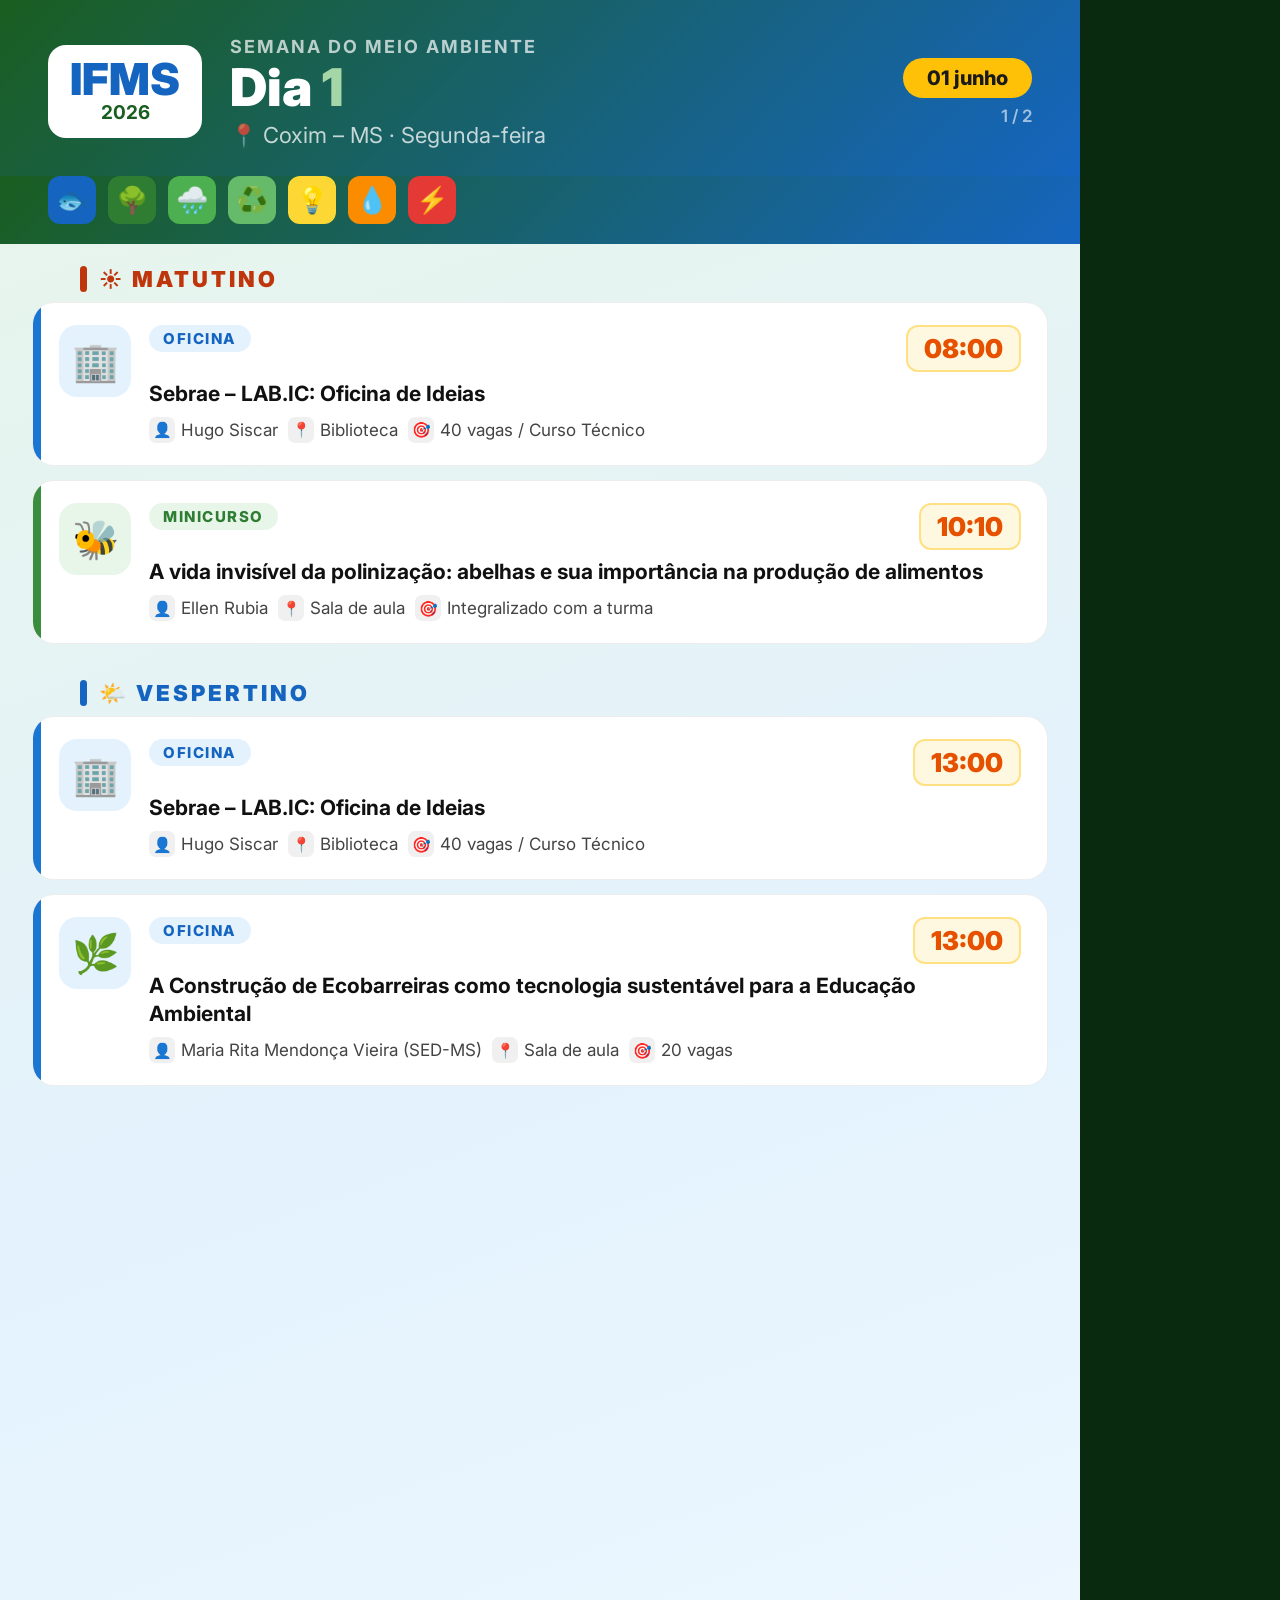
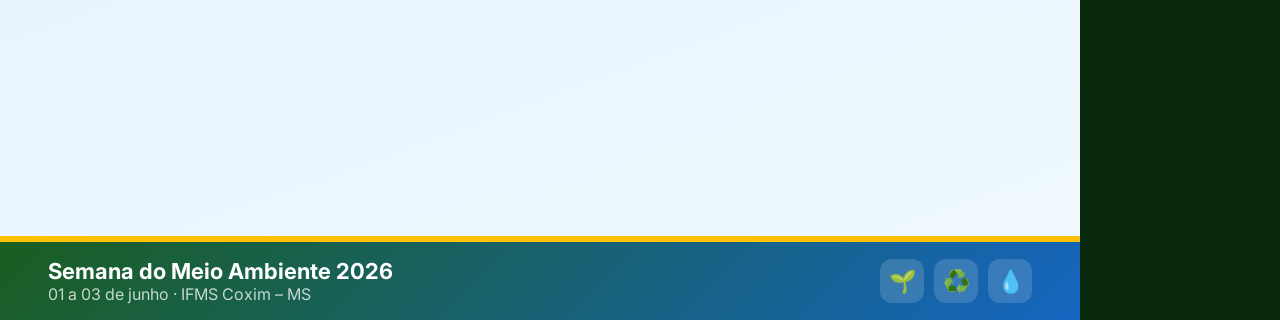
<file: teste.html>
cat > /mnt/user-data/outputs/semana_meio_ambiente_xibo_vertical.html << 'HTMLEOF'
<!DOCTYPE html>
<html lang="pt-BR">
<head>
<meta charset="UTF-8">
<meta name="viewport" content="width=1080, initial-scale=1.0">
<title>Semana do Meio Ambiente – IFMS 2026</title>
<style>
  @import url('https://fonts.googleapis.com/css2?family=Inter:wght@400;600;700;800;900&display=swap');
  * { box-sizing: border-box; margin: 0; padding: 0; }
  html, body {
    width: 1080px;
    height: 1920px;
    overflow: hidden;
    font-family: 'Inter', sans-serif;
    background: #0a2a10;
  }
  .screen {
    width: 1080px;
    height: 1920px;
    position: absolute;
    top: 0; left: 0;
    opacity: 0;
    transition: opacity 0.8s ease;
    display: flex;
    flex-direction: column;
    background: linear-gradient(160deg, #e8f5e9 0%, #e3f2fd 55%, #f0f9ff 100%);
  }
  .screen.active { opacity: 1; }

  /* HEADER */
  .hdr {
    background: linear-gradient(135deg, #1a5e20 0%, #1565c0 100%);
    padding: 36px 48px 28px;
    display: flex;
    align-items: center;
    gap: 28px;
    flex-shrink: 0;
  }
  .hdr-logo {
    background: white;
    border-radius: 18px;
    padding: 12px 22px;
    display: flex; flex-direction: column; align-items: center;
    flex-shrink: 0;
  }
  .hdr-logo .ifms { font-size: 44px; font-weight: 900; color: #1565c0; line-height: 1; }
  .hdr-logo .yr { font-size: 19px; font-weight: 700; color: #1a5e20; line-height: 1.3; }
  .hdr-text { flex: 1; }
  .hdr-top { font-size: 18px; font-weight: 700; color: rgba(255,255,255,0.7); letter-spacing: 2px; text-transform: uppercase; margin-bottom: 4px; }
  .hdr-main { font-size: 52px; font-weight: 900; color: white; line-height: 1.05; }
  .hdr-main span { color: #a5d6a7; }
  .hdr-sub { font-size: 22px; color: rgba(255,255,255,0.75); margin-top: 6px; }

  /* DAY + PAGE */
  .day-block { text-align: right; flex-shrink: 0; }
  .day-pill {
    background: #FFC107;
    color: #1a1a1a;
    font-size: 20px; font-weight: 800;
    padding: 8px 24px; border-radius: 40px;
    display: inline-block; margin-bottom: 8px;
  }
  .page-ind { color: rgba(255,255,255,0.6); font-size: 17px; font-weight: 600; }

  /* ICON STRIP */
  .icons-strip {
    background: linear-gradient(135deg, #1a5e20 0%, #1565c0 100%);
    padding: 0 48px 20px;
    display: flex; gap: 12px;
    flex-shrink: 0;
  }
  .ibox {
    width: 48px; height: 48px; border-radius: 12px;
    display: flex; align-items: center; justify-content: center;
    font-size: 26px;
  }

  /* TURNO LABEL */
  .turno-lbl {
    font-size: 22px; font-weight: 900;
    text-transform: uppercase; letter-spacing: 3px;
    padding: 22px 48px 10px;
    display: flex; align-items: center; gap: 12px;
    flex-shrink: 0;
  }
  .turno-lbl::before {
    content: ''; display: block;
    width: 7px; height: 26px; border-radius: 4px;
  }
  .mat .turno-lbl { color: #bf360c; }
  .mat .turno-lbl::before { background: #bf360c; }
  .vesp .turno-lbl { color: #1565c0; }
  .vesp .turno-lbl::before { background: #1565c0; }
  .not .turno-lbl { color: #4a148c; }
  .not .turno-lbl::before { background: #4a148c; }
  .enc .turno-lbl { color: #1a5e20; }
  .enc .turno-lbl::before { background: #1a5e20; }

  /* CARDS */
  .cards-area {
    flex: 1;
    padding: 0 32px 20px;
    display: flex;
    flex-direction: column;
    gap: 0;
    overflow: hidden;
  }
  .card {
    background: white;
    border-radius: 22px;
    padding: 22px 26px;
    display: flex;
    gap: 18px;
    border: 1px solid rgba(0,0,0,0.07);
    position: relative;
    overflow: hidden;
    margin-bottom: 14px;
  }
  .card::before {
    content: '';
    position: absolute; left: 0; top: 0; bottom: 0; width: 8px;
  }
  .card.minicurso::before { background: #388e3c; }
  .card.oficina::before   { background: #1976d2; }
  .card.palestra::before  { background: #7b1fa2; }
  .card.exposicao::before { background: #e65100; }
  .card.encerramento::before { background: #1a5e20; }

  .card-ico {
    width: 72px; height: 72px; border-radius: 18px;
    display: flex; align-items: center; justify-content: center;
    font-size: 38px; flex-shrink: 0; align-self: flex-start;
  }
  .card.minicurso .card-ico  { background: #e8f5e9; }
  .card.oficina .card-ico    { background: #e3f2fd; }
  .card.palestra .card-ico   { background: #f3e5f5; }
  .card.exposicao .card-ico  { background: #fff3e0; }
  .card.encerramento .card-ico { background: #e8f5e9; }

  .card-body { flex: 1; min-width: 0; }
  .card-top { display: flex; align-items: flex-start; justify-content: space-between; gap: 12px; margin-bottom: 8px; }
  .card-type {
    font-size: 15px; font-weight: 800;
    text-transform: uppercase; letter-spacing: 1.5px;
    padding: 4px 14px; border-radius: 20px;
    display: inline-block; flex-shrink: 0;
  }
  .card.minicurso .card-type  { background: #e8f5e9; color: #2e7d32; }
  .card.oficina .card-type    { background: #e3f2fd; color: #1565c0; }
  .card.palestra .card-type   { background: #f3e5f5; color: #6a1b9a; }
  .card.exposicao .card-type  { background: #fff3e0; color: #bf360c; }
  .card.encerramento .card-type { background: #e8f5e9; color: #1a5e20; }

  .time-badge {
    display: flex; align-items: center; gap: 5px;
    background: #fff8e1; color: #e65100;
    font-size: 26px; font-weight: 900;
    padding: 6px 16px; border-radius: 12px;
    border: 2px solid #ffe082;
    white-space: nowrap; flex-shrink: 0;
  }
  .card-title {
    font-size: 21px; font-weight: 700; color: #111;
    line-height: 1.3; margin-bottom: 10px;
  }
  .card-meta { display: flex; flex-wrap: wrap; gap: 10px; }
  .meta { display: flex; align-items: center; gap: 6px; font-size: 17px; color: #444; }
  .meta-dot {
    width: 26px; height: 26px; border-radius: 7px;
    background: #f0f0f0; display: flex; align-items: center;
    justify-content: center; font-size: 15px; flex-shrink: 0;
  }

  /* PROGRESS */
  .progress-bar { height: 6px; background: rgba(255,255,255,0.2); flex-shrink: 0; }
  .progress-fill { height: 100%; background: #FFC107; width: 0%; transition: width linear; }

  /* FOOTER */
  .footer {
    background: linear-gradient(135deg, #1a5e20 0%, #1565c0 100%);
    padding: 16px 48px;
    display: flex; align-items: center; justify-content: space-between;
    flex-shrink: 0;
  }
  .footer-left { color: white; }
  .footer-left strong { font-size: 22px; display: block; }
  .footer-left span { font-size: 16px; opacity: 0.75; }
  .footer-icons { display: flex; gap: 10px; }
  .fi {
    width: 44px; height: 44px; border-radius: 12px;
    background: rgba(255,255,255,0.15);
    display: flex; align-items: center; justify-content: center; font-size: 22px;
  }
</style>
</head>
<body>

<!-- TELA 0: DIA 1 - PÁG 1 -->
<div class="screen active" id="s0">
  <div class="hdr">
    <div class="hdr-logo"><span class="ifms">IFMS</span><span class="yr">2026</span></div>
    <div class="hdr-text">
      <div class="hdr-top">Semana do Meio Ambiente</div>
      <div class="hdr-main">Dia <span>1</span></div>
      <div class="hdr-sub">📍 Coxim – MS · Segunda-feira</div>
    </div>
    <div class="day-block">
      <div class="day-pill">01 junho</div>
      <div class="page-ind">1 / 2</div>
    </div>
  </div>
  <div class="icons-strip">
    <div class="ibox" style="background:#1565c0">🐟</div>
    <div class="ibox" style="background:#2e7d32">🌳</div>
    <div class="ibox" style="background:#4caf50">🌧️</div>
    <div class="ibox" style="background:#66bb6a">♻️</div>
    <div class="ibox" style="background:#fdd835">💡</div>
    <div class="ibox" style="background:#fb8c00">💧</div>
    <div class="ibox" style="background:#e53935">⚡</div>
  </div>
  <div class="cards-area">
    <div class="mat"><div class="turno-lbl">☀️ Matutino</div></div>
    <div class="card oficina">
      <div class="card-ico">🏢</div>
      <div class="card-body">
        <div class="card-top">
          <span class="card-type">Oficina</span>
          <div class="time-badge">08:00</div>
        </div>
        <div class="card-title">Sebrae – LAB.IC: Oficina de Ideias</div>
        <div class="card-meta">
          <div class="meta"><div class="meta-dot">👤</div>Hugo Siscar</div>
          <div class="meta"><div class="meta-dot">📍</div>Biblioteca</div>
          <div class="meta"><div class="meta-dot">🎯</div>40 vagas / Curso Técnico</div>
        </div>
      </div>
    </div>
    <div class="card minicurso">
      <div class="card-ico">🐝</div>
      <div class="card-body">
        <div class="card-top">
          <span class="card-type">Minicurso</span>
          <div class="time-badge">10:10</div>
        </div>
        <div class="card-title">A vida invisível da polinização: abelhas e sua importância na produção de alimentos</div>
        <div class="card-meta">
          <div class="meta"><div class="meta-dot">👤</div>Ellen Rubia</div>
          <div class="meta"><div class="meta-dot">📍</div>Sala de aula</div>
          <div class="meta"><div class="meta-dot">🎯</div>Integralizado com a turma</div>
        </div>
      </div>
    </div>
    <div class="vesp"><div class="turno-lbl">🌤️ Vespertino</div></div>
    <div class="card oficina">
      <div class="card-ico">🏢</div>
      <div class="card-body">
        <div class="card-top">
          <span class="card-type">Oficina</span>
          <div class="time-badge">13:00</div>
        </div>
        <div class="card-title">Sebrae – LAB.IC: Oficina de Ideias</div>
        <div class="card-meta">
          <div class="meta"><div class="meta-dot">👤</div>Hugo Siscar</div>
          <div class="meta"><div class="meta-dot">📍</div>Biblioteca</div>
          <div class="meta"><div class="meta-dot">🎯</div>40 vagas / Curso Técnico</div>
        </div>
      </div>
    </div>
    <div class="card oficina">
      <div class="card-ico">🌿</div>
      <div class="card-body">
        <div class="card-top">
          <span class="card-type">Oficina</span>
          <div class="time-badge">13:00</div>
        </div>
        <div class="card-title">A Construção de Ecobarreiras como tecnologia sustentável para a Educação Ambiental</div>
        <div class="card-meta">
          <div class="meta"><div class="meta-dot">👤</div>Maria Rita Mendonça Vieira (SED-MS)</div>
          <div class="meta"><div class="meta-dot">📍</div>Sala de aula</div>
          <div class="meta"><div class="meta-dot">🎯</div>20 vagas</div>
        </div>
      </div>
    </div>
  </div>
  <div class="progress-bar"><div class="progress-fill" id="p0"></div></div>
  <div class="footer">
    <div class="footer-left"><strong>Semana do Meio Ambiente 2026</strong><span>01 a 03 de junho · IFMS Coxim – MS</span></div>
    <div class="footer-icons"><div class="fi">🌱</div><div class="fi">♻️</div><div class="fi">💧</div></div>
  </div>
</div>

<!-- TELA 1: DIA 1 - PÁG 2 -->
<div class="screen" id="s1">
  <div class="hdr">
    <div class="hdr-logo"><span class="ifms">IFMS</span><span class="yr">2026</span></div>
    <div class="hdr-text">
      <div class="hdr-top">Semana do Meio Ambiente</div>
      <div class="hdr-main">Dia <span>1</span></div>
      <div class="hdr-sub">📍 Coxim – MS · Segunda-feira</div>
    </div>
    <div class="day-block">
      <div class="day-pill">01 junho</div>
      <div class="page-ind">2 / 2</div>
    </div>
  </div>
  <div class="icons-strip">
    <div class="ibox" style="background:#1565c0">🐟</div><div class="ibox" style="background:#2e7d32">🌳</div><div class="ibox" style="background:#4caf50">🌧️</div><div class="ibox" style="background:#66bb6a">♻️</div><div class="ibox" style="background:#fdd835">💡</div><div class="ibox" style="background:#fb8c00">💧</div><div class="ibox" style="background:#e53935">⚡</div>
  </div>
  <div class="cards-area">
    <div class="vesp"><div class="turno-lbl">🌤️ Vespertino (cont.)</div></div>
    <div class="card minicurso">
      <div class="card-ico">🐝</div>
      <div class="card-body">
        <div class="card-top"><span class="card-type">Minicurso</span><div class="time-badge">16:00</div></div>
        <div class="card-title">A vida invisível da polinização: abelhas e sua importância na produção de alimentos</div>
        <div class="card-meta">
          <div class="meta"><div class="meta-dot">👤</div>Ellen Rubia</div>
          <div class="meta"><div class="meta-dot">📍</div>Sala de aula</div>
        </div>
      </div>
    </div>
    <div class="card minicurso">
      <div class="card-ico">🫙</div>
      <div class="card-body">
        <div class="card-top"><span class="card-type">Minicurso</span><div class="time-badge">13:00</div></div>
        <div class="card-title">Óleo de cozinha sob diferentes perspectivas</div>
        <div class="card-meta">
          <div class="meta"><div class="meta-dot">👤</div>PIBID-Capes</div>
          <div class="meta"><div class="meta-dot">📍</div>Lab</div>
          <div class="meta"><div class="meta-dot">🎯</div>20 vagas</div>
        </div>
      </div>
    </div>
    <div class="card minicurso">
      <div class="card-ico">♻️</div>
      <div class="card-body">
        <div class="card-top"><span class="card-type">Minicurso</span><div class="time-badge">15:00</div></div>
        <div class="card-title">Plásticos: implicações socioambientais</div>
        <div class="card-meta">
          <div class="meta"><div class="meta-dot">👤</div>PIBID-Capes</div>
          <div class="meta"><div class="meta-dot">📍</div>Lab</div>
          <div class="meta"><div class="meta-dot">🎯</div>20 vagas</div>
        </div>
      </div>
    </div>
    <div class="not"><div class="turno-lbl">🌙 Noturno</div></div>
    <div class="card exposicao">
      <div class="card-ico">🎓</div>
      <div class="card-body">
        <div class="card-top"><span class="card-type">Exposição</span><div class="time-badge">19:00</div></div>
        <div class="card-title">Solenidade de Certificação de Qualificação Profissional – Educação de Jovens e Adultos</div>
        <div class="card-meta">
          <div class="meta"><div class="meta-dot">👤</div>Wania / Coord. Núcleo Ed. Ambiental / PIBID</div>
          <div class="meta"><div class="meta-dot">📍</div>Auditório</div>
          <div class="meta"><div class="meta-dot">🎯</div>Aberto</div>
        </div>
      </div>
    </div>
  </div>
  <div class="progress-bar"><div class="progress-fill" id="p1"></div></div>
  <div class="footer">
    <div class="footer-left"><strong>Semana do Meio Ambiente 2026</strong><span>01 a 03 de junho · IFMS Coxim – MS</span></div>
    <div class="footer-icons"><div class="fi">🌱</div><div class="fi">♻️</div><div class="fi">💧</div></div>
  </div>
</div>

<!-- TELA 2: DIA 2 - PÁG 1 -->
<div class="screen" id="s2">
  <div class="hdr">
    <div class="hdr-logo"><span class="ifms">IFMS</span><span class="yr">2026</span></div>
    <div class="hdr-text">
      <div class="hdr-top">Semana do Meio Ambiente</div>
      <div class="hdr-main">Dia <span>2</span></div>
      <div class="hdr-sub">📍 Coxim – MS · Terça-feira</div>
    </div>
    <div class="day-block">
      <div class="day-pill">02 junho</div>
      <div class="page-ind">1 / 3</div>
    </div>
  </div>
  <div class="icons-strip">
    <div class="ibox" style="background:#1565c0">🐟</div><div class="ibox" style="background:#2e7d32">🌳</div><div class="ibox" style="background:#4caf50">🌧️</div><div class="ibox" style="background:#66bb6a">♻️</div><div class="ibox" style="background:#fdd835">💡</div><div class="ibox" style="background:#fb8c00">💧</div><div class="ibox" style="background:#e53935">⚡</div>
  </div>
  <div class="cards-area">
    <div class="mat"><div class="turno-lbl">☀️ Matutino</div></div>
    <div class="card minicurso">
      <div class="card-ico">💰</div>
      <div class="card-body">
        <div class="card-top"><span class="card-type">Minicurso</span><div class="time-badge">08:00</div></div>
        <div class="card-title">Educação Financeira – Preparatório para a OLITEF</div>
        <div class="card-meta">
          <div class="meta"><div class="meta-dot">👤</div>Danilo, Ricardo Tavares, Dayane, Julya e Isabelly</div>
          <div class="meta"><div class="meta-dot">📍</div>Sala de aula</div>
          <div class="meta"><div class="meta-dot">🎯</div>30 vagas (Curso Téc. em Sist.)</div>
        </div>
      </div>
    </div>
    <div class="card minicurso">
      <div class="card-ico">🌱</div>
      <div class="card-body">
        <div class="card-top"><span class="card-type">Minicurso</span><div class="time-badge">08:00</div></div>
        <div class="card-title">Hortas Urbanas: Produção própria e sustentabilidade</div>
        <div class="card-meta">
          <div class="meta"><div class="meta-dot">👤</div>Jessica Aline Linné</div>
          <div class="meta"><div class="meta-dot">📍</div>Laren</div>
          <div class="meta"><div class="meta-dot">🎯</div>25 vagas</div>
        </div>
      </div>
    </div>
    <div class="card minicurso">
      <div class="card-ico">🐠</div>
      <div class="card-body">
        <div class="card-top"><span class="card-type">Minicurso</span><div class="time-badge">08:00</div></div>
        <div class="card-title">Aquaponia: integração do cultivo de vegetais e peixes</div>
        <div class="card-meta">
          <div class="meta"><div class="meta-dot">👤</div>Gabriel, Pedro e Lorrayne</div>
          <div class="meta"><div class="meta-dot">📍</div>Laren</div>
          <div class="meta"><div class="meta-dot">🎯</div>30 vagas</div>
        </div>
      </div>
    </div>
    <div class="card minicurso">
      <div class="card-ico">🚁</div>
      <div class="card-body">
        <div class="card-top"><span class="card-type">Minicurso</span><div class="time-badge">09:00</div></div>
        <div class="card-title">Uso de drone para análises da vegetação</div>
        <div class="card-meta">
          <div class="meta"><div class="meta-dot">👤</div>Everton</div>
          <div class="meta"><div class="meta-dot">📍</div>Laren</div>
          <div class="meta"><div class="meta-dot">🎯</div>30 vagas</div>
        </div>
      </div>
    </div>
  </div>
  <div class="progress-bar"><div class="progress-fill" id="p2"></div></div>
  <div class="footer">
    <div class="footer-left"><strong>Semana do Meio Ambiente 2026</strong><span>01 a 03 de junho · IFMS Coxim – MS</span></div>
    <div class="footer-icons"><div class="fi">🌱</div><div class="fi">♻️</div><div class="fi">💧</div></div>
  </div>
</div>

<!-- TELA 3: DIA 2 - PÁG 2 -->
<div class="screen" id="s3">
  <div class="hdr">
    <div class="hdr-logo"><span class="ifms">IFMS</span><span class="yr">2026</span></div>
    <div class="hdr-text">
      <div class="hdr-top">Semana do Meio Ambiente</div>
      <div class="hdr-main">Dia <span>2</span></div>
      <div class="hdr-sub">📍 Coxim – MS · Terça-feira</div>
    </div>
    <div class="day-block">
      <div class="day-pill">02 junho</div>
      <div class="page-ind">2 / 3</div>
    </div>
  </div>
  <div class="icons-strip">
    <div class="ibox" style="background:#1565c0">🐟</div><div class="ibox" style="background:#2e7d32">🌳</div><div class="ibox" style="background:#4caf50">🌧️</div><div class="ibox" style="background:#66bb6a">♻️</div><div class="ibox" style="background:#fdd835">💡</div><div class="ibox" style="background:#fb8c00">💧</div><div class="ibox" style="background:#e53935">⚡</div>
  </div>
  <div class="cards-area">
    <div class="vesp"><div class="turno-lbl">🌤️ Vespertino</div></div>
    <div class="card minicurso">
      <div class="card-ico">💰</div>
      <div class="card-body">
        <div class="card-top"><span class="card-type">Minicurso</span><div class="time-badge">14:00</div></div>
        <div class="card-title">Educação Financeira – Preparatório para a OLITEF</div>
        <div class="card-meta">
          <div class="meta"><div class="meta-dot">👤</div>Danilo, Ricardo Tavares, Dayane, Julya e Isabelly</div>
          <div class="meta"><div class="meta-dot">📍</div>Sala de aula · 30 vagas</div>
        </div>
      </div>
    </div>
    <div class="card oficina">
      <div class="card-ico">🥋</div>
      <div class="card-body">
        <div class="card-top"><span class="card-type">Oficina</span><div class="time-badge">14:00</div></div>
        <div class="card-title">Ecossistema do Tatame – Jiu-Jitsu e a Preservação Ambiental</div>
        <div class="card-meta">
          <div class="meta"><div class="meta-dot">👤</div>Anderson (UFMS)</div>
          <div class="meta"><div class="meta-dot">📍</div>Quadra de esporte · 30 vagas</div>
        </div>
      </div>
    </div>
    <div class="card palestra">
      <div class="card-ico">🌾</div>
      <div class="card-body">
        <div class="card-top"><span class="card-type">Palestra</span><div class="time-badge">13:00</div></div>
        <div class="card-title">Os impactos causados por agrotóxicos para animais e vegetação</div>
        <div class="card-meta">
          <div class="meta"><div class="meta-dot">👤</div>Natalino Sousa</div>
          <div class="meta"><div class="meta-dot">📍</div>Sala de aula · Turma Agropecuária</div>
        </div>
      </div>
    </div>
    <div class="card minicurso">
      <div class="card-ico">🌿</div>
      <div class="card-body">
        <div class="card-top"><span class="card-type">Minicurso</span><div class="time-badge">14:00</div></div>
        <div class="card-title">Da Planta ao Produto: Estudo de uma PANC de Coxim-MS</div>
        <div class="card-meta">
          <div class="meta"><div class="meta-dot">👤</div>Muryel, Laís, Claudia</div>
          <div class="meta"><div class="meta-dot">📍</div>Lab · 20 vagas</div>
        </div>
      </div>
    </div>
  </div>
  <div class="progress-bar"><div class="progress-fill" id="p3"></div></div>
  <div class="footer">
    <div class="footer-left"><strong>Semana do Meio Ambiente 2026</strong><span>01 a 03 de junho · IFMS Coxim – MS</span></div>
    <div class="footer-icons"><div class="fi">🌱</div><div class="fi">♻️</div><div class="fi">💧</div></div>
  </div>
</div>

<!-- TELA 4: DIA 2 - PÁG 3 -->
<div class="screen" id="s4">
  <div class="hdr">
    <div class="hdr-logo"><span class="ifms">IFMS</span><span class="yr">2026</span></div>
    <div class="hdr-text">
      <div class="hdr-top">Semana do Meio Ambiente</div>
      <div class="hdr-main">Dia <span>2</span></div>
      <div class="hdr-sub">📍 Coxim – MS · Terça-feira</div>
    </div>
    <div class="day-block">
      <div class="day-pill">02 junho</div>
      <div class="page-ind">3 / 3</div>
    </div>
  </div>
  <div class="icons-strip">
    <div class="ibox" style="background:#1565c0">🐟</div><div class="ibox" style="background:#2e7d32">🌳</div><div class="ibox" style="background:#4caf50">🌧️</div><div class="ibox" style="background:#66bb6a">♻️</div><div class="ibox" style="background:#fdd835">💡</div><div class="ibox" style="background:#fb8c00">💧</div><div class="ibox" style="background:#e53935">⚡</div>
  </div>
  <div class="cards-area">
    <div class="vesp"><div class="turno-lbl">🌤️ Vespertino (cont.)</div></div>
    <div class="card minicurso">
      <div class="card-ico">🌱</div>
      <div class="card-body">
        <div class="card-top"><span class="card-type">Minicurso</span><div class="time-badge">14:00</div></div>
        <div class="card-title">Hortas Urbanas: Produção própria e sustentabilidade</div>
        <div class="card-meta">
          <div class="meta"><div class="meta-dot">👤</div>Jessica Aline Linné</div>
          <div class="meta"><div class="meta-dot">📍</div>Laren · 25 vagas</div>
        </div>
      </div>
    </div>
    <div class="card palestra">
      <div class="card-ico">🧠</div>
      <div class="card-body">
        <div class="card-top"><span class="card-type">Palestra</span><div class="time-badge">14:00</div></div>
        <div class="card-title">Os impactos psicossociais perante tragédias climáticas</div>
        <div class="card-meta">
          <div class="meta"><div class="meta-dot">👤</div>Prof. Ana Gabriela (UEMS)</div>
          <div class="meta"><div class="meta-dot">📍</div>Auditório · Aberto</div>
        </div>
      </div>
    </div>
    <div class="not"><div class="turno-lbl">🌙 Noturno</div></div>
    <div class="card palestra">
      <div class="card-ico">💧</div>
      <div class="card-body">
        <div class="card-top"><span class="card-type">Palestra</span><div class="time-badge">19:00</div></div>
        <div class="card-title">Importância da conservação ambiental para os recursos hídricos</div>
        <div class="card-meta">
          <div class="meta"><div class="meta-dot">👤</div>Natalino Sousa</div>
          <div class="meta"><div class="meta-dot">📍</div>Sala de aula · Eng. de Pesca</div>
        </div>
      </div>
    </div>
    <div class="card palestra">
      <div class="card-ico">🌍</div>
      <div class="card-body">
        <div class="card-top"><span class="card-type">Palestra</span><div class="time-badge">19:30</div></div>
        <div class="card-title">ICMS Ecológico na gestão ambiental e desenvolvimento de Alcinópolis</div>
        <div class="card-meta">
          <div class="meta"><div class="meta-dot">👤</div>Edilson de Oliveira Gomes</div>
          <div class="meta"><div class="meta-dot">📍</div>Auditório · Aberto</div>
        </div>
      </div>
    </div>
    <div class="card oficina">
      <div class="card-ico">❓</div>
      <div class="card-body">
        <div class="card-top"><span class="card-type">Oficina</span><div class="time-badge">19:00</div></div>
        <div class="card-title">Desafio SMA – Perguntas e respostas sobre Meio Ambiente</div>
        <div class="card-meta">
          <div class="meta"><div class="meta-dot">👤</div>Profs Proeja</div>
          <div class="meta"><div class="meta-dot">📍</div>Pátio · 40 vagas (Lab Info) + 7 classificados</div>
        </div>
      </div>
    </div>
  </div>
  <div class="progress-bar"><div class="progress-fill" id="p4"></div></div>
  <div class="footer">
    <div class="footer-left"><strong>Semana do Meio Ambiente 2026</strong><span>01 a 03 de junho · IFMS Coxim – MS</span></div>
    <div class="footer-icons"><div class="fi">🌱</div><div class="fi">♻️</div><div class="fi">💧</div></div>
  </div>
</div>

<!-- TELA 5: DIA 3 - PÁG 1 -->
<div class="screen" id="s5">
  <div class="hdr">
    <div class="hdr-logo"><span class="ifms">IFMS</span><span class="yr">2026</span></div>
    <div class="hdr-text">
      <div class="hdr-top">Semana do Meio Ambiente</div>
      <div class="hdr-main">Dia <span>3</span></div>
      <div class="hdr-sub">📍 Coxim – MS · Quarta-feira</div>
    </div>
    <div class="day-block">
      <div class="day-pill">03 junho</div>
      <div class="page-ind">1 / 3</div>
    </div>
  </div>
  <div class="icons-strip">
    <div class="ibox" style="background:#1565c0">🐟</div><div class="ibox" style="background:#2e7d32">🌳</div><div class="ibox" style="background:#4caf50">🌧️</div><div class="ibox" style="background:#66bb6a">♻️</div><div class="ibox" style="background:#fdd835">💡</div><div class="ibox" style="background:#fb8c00">💧</div><div class="ibox" style="background:#e53935">⚡</div>
  </div>
  <div class="cards-area">
    <div class="mat"><div class="turno-lbl">☀️ Matutino</div></div>
    <div class="card oficina">
      <div class="card-ico">🌲</div>
      <div class="card-body">
        <div class="card-top"><span class="card-type">Oficina</span><div class="time-badge">07:00</div></div>
        <div class="card-title">Trilha ecológica em Coxim-MS</div>
        <div class="card-meta">
          <div class="meta"><div class="meta-dot">👤</div>Wania</div>
          <div class="meta"><div class="meta-dot">📍</div>Saída do IFMS · 50 vagas</div>
        </div>
      </div>
    </div>
    <div class="card minicurso">
      <div class="card-ico">🐟</div>
      <div class="card-body">
        <div class="card-top"><span class="card-type">Minicurso</span><div class="time-badge">08:00</div></div>
        <div class="card-title">Produção sustentável de peixes em tanques elevados de geomembrana: manejo de qualidade de água e alimentação</div>
        <div class="card-meta">
          <div class="meta"><div class="meta-dot">👤</div>Natalino</div>
          <div class="meta"><div class="meta-dot">📍</div>Laren · 20 vagas</div>
        </div>
      </div>
    </div>
    <div class="vesp"><div class="turno-lbl">🌤️ Vespertino</div></div>
    <div class="card oficina">
      <div class="card-ico">🤖</div>
      <div class="card-body">
        <div class="card-top"><span class="card-type">Oficina</span><div class="time-badge">13:00</div></div>
        <div class="card-title">Exposição de protótipos robóticos como tecnologias sustentáveis para o futuro</div>
        <div class="card-meta">
          <div class="meta"><div class="meta-dot">👤</div>Angelino</div>
          <div class="meta"><div class="meta-dot">📍</div>Pátio · Equipe de Robótica</div>
        </div>
      </div>
    </div>
    <div class="card minicurso">
      <div class="card-ico">🚁</div>
      <div class="card-body">
        <div class="card-top"><span class="card-type">Minicurso</span><div class="time-badge">13:00</div></div>
        <div class="card-title">Uso de drone para análises da vegetação</div>
        <div class="card-meta">
          <div class="meta"><div class="meta-dot">👤</div>Everton</div>
          <div class="meta"><div class="meta-dot">📍</div>Laren · 30 vagas</div>
        </div>
      </div>
    </div>
  </div>
  <div class="progress-bar"><div class="progress-fill" id="p5"></div></div>
  <div class="footer">
    <div class="footer-left"><strong>Semana do Meio Ambiente 2026</strong><span>01 a 03 de junho · IFMS Coxim – MS</span></div>
    <div class="footer-icons"><div class="fi">🌱</div><div class="fi">♻️</div><div class="fi">💧</div></div>
  </div>
</div>

<!-- TELA 6: DIA 3 - PÁG 2 -->
<div class="screen" id="s6">
  <div class="hdr">
    <div class="hdr-logo"><span class="ifms">IFMS</span><span class="yr">2026</span></div>
    <div class="hdr-text">
      <div class="hdr-top">Semana do Meio Ambiente</div>
      <div class="hdr-main">Dia <span>3</span></div>
      <div class="hdr-sub">📍 Coxim – MS · Quarta-feira</div>
    </div>
    <div class="day-block">
      <div class="day-pill">03 junho</div>
      <div class="page-ind">2 / 3</div>
    </div>
  </div>
  <div class="icons-strip">
    <div class="ibox" style="background:#1565c0">🐟</div><div class="ibox" style="background:#2e7d32">🌳</div><div class="ibox" style="background:#4caf50">🌧️</div><div class="ibox" style="background:#66bb6a">♻️</div><div class="ibox" style="background:#fdd835">💡</div><div class="ibox" style="background:#fb8c00">💧</div><div class="ibox" style="background:#e53935">⚡</div>
  </div>
  <div class="cards-area">
    <div class="vesp"><div class="turno-lbl">🌤️ Vespertino (cont.)</div></div>
    <div class="card minicurso">
      <div class="card-ico">🧪</div>
      <div class="card-body">
        <div class="card-top"><span class="card-type">Minicurso</span><div class="time-badge">13:00</div></div>
        <div class="card-title">A química do lixo: reflexões sobre os materiais descartados no cotidiano</div>
        <div class="card-meta">
          <div class="meta"><div class="meta-dot">👤</div>PIBID-Capes</div>
          <div class="meta"><div class="meta-dot">📍</div>Lab · 20 vagas</div>
        </div>
      </div>
    </div>
    <div class="card minicurso">
      <div class="card-ico">💧</div>
      <div class="card-body">
        <div class="card-top"><span class="card-type">Minicurso</span><div class="time-badge">15:00</div></div>
        <div class="card-title">Miniestação para tratamento de água: reflexões sob a perspectiva da ciência química</div>
        <div class="card-meta">
          <div class="meta"><div class="meta-dot">👤</div>PIBID-Capes</div>
          <div class="meta"><div class="meta-dot">📍</div>Lab · 20 vagas</div>
        </div>
      </div>
    </div>
    <div class="card oficina">
      <div class="card-ico">🥁</div>
      <div class="card-body">
        <div class="card-top"><span class="card-type">Oficina</span><div class="time-badge">15:00</div></div>
        <div class="card-title">Capoeira – Dança e Ambiente</div>
        <div class="card-meta">
          <div class="meta"><div class="meta-dot">👤</div>Danilo</div>
          <div class="meta"><div class="meta-dot">📍</div>Quadra · Aberto</div>
        </div>
      </div>
    </div>
    <div class="card oficina">
      <div class="card-ico">🍹</div>
      <div class="card-body">
        <div class="card-top"><span class="card-type">Oficina</span><div class="time-badge">14:00</div></div>
        <div class="card-title">Coquetelaria Molecular Eco-Friendly: Esferificação Aplicada ao Desperdício Zero</div>
        <div class="card-meta">
          <div class="meta"><div class="meta-dot">👤</div>Éder de Mello Freitas</div>
          <div class="meta"><div class="meta-dot">📍</div>Lab 93 · 15 vagas</div>
        </div>
      </div>
    </div>
    <div class="card minicurso">
      <div class="card-ico">🐟</div>
      <div class="card-body">
        <div class="card-top"><span class="card-type">Minicurso</span><div class="time-badge">14:00</div></div>
        <div class="card-title">Da Água à Mesa: Produção Sustentável de Quibe de Peixe</div>
        <div class="card-meta">
          <div class="meta"><div class="meta-dot">👤</div>Ana Paula</div>
          <div class="meta"><div class="meta-dot">📍</div>Lab de Carne · 15 vagas</div>
        </div>
      </div>
    </div>
  </div>
  <div class="progress-bar"><div class="progress-fill" id="p6"></div></div>
  <div class="footer">
    <div class="footer-left"><strong>Semana do Meio Ambiente 2026</strong><span>01 a 03 de junho · IFMS Coxim – MS</span></div>
    <div class="footer-icons"><div class="fi">🌱</div><div class="fi">♻️</div><div class="fi">💧</div></div>
  </div>
</div>

<!-- TELA 7: DIA 3 - PÁG 3 -->
<div class="screen" id="s7">
  <div class="hdr">
    <div class="hdr-logo"><span class="ifms">IFMS</span><span class="yr">2026</span></div>
    <div class="hdr-text">
      <div class="hdr-top">Semana do Meio Ambiente</div>
      <div class="hdr-main">Dia <span>3</span></div>
      <div class="hdr-sub">📍 Coxim – MS · Quarta-feira</div>
    </div>
    <div class="day-block">
      <div class="day-pill">03 junho</div>
      <div class="page-ind">3 / 3</div>
    </div>
  </div>
  <div class="icons-strip">
    <div class="ibox" style="background:#1565c0">🐟</div><div class="ibox" style="background:#2e7d32">🌳</div><div class="ibox" style="background:#4caf50">🌧️</div><div class="ibox" style="background:#66bb6a">♻️</div><div class="ibox" style="background:#fdd835">💡</div><div class="ibox" style="background:#fb8c00">💧</div><div class="ibox" style="background:#e53935">⚡</div>
  </div>
  <div class="cards-area">
    <div class="not"><div class="turno-lbl">🌙 Noturno</div></div>
    <div class="card exposicao">
      <div class="card-ico">🗺️</div>
      <div class="card-body">
        <div class="card-top"><span class="card-type">Exposição</span><div class="time-badge">19:00</div></div>
        <div class="card-title">Exposição dos resultados do projeto trilhas interpretativas</div>
        <div class="card-meta">
          <div class="meta"><div class="meta-dot">👤</div>Wania / Coord. Núcleo Ed. Ambiental / PIBID</div>
          <div class="meta"><div class="meta-dot">📍</div>Hall do IFMS · Aberto</div>
        </div>
      </div>
    </div>
    <div class="card palestra">
      <div class="card-ico">📱</div>
      <div class="card-body">
        <div class="card-top"><span class="card-type">Palestra</span><div class="time-badge">20:00</div></div>
        <div class="card-title">Aplicação de aplicativos para o monitoramento e conservação ambiental</div>
        <div class="card-meta">
          <div class="meta"><div class="meta-dot">👤</div>Danilo (UFMS)</div>
          <div class="meta"><div class="meta-dot">📍</div>Auditório · Aberto</div>
        </div>
      </div>
    </div>
    <div class="card minicurso">
      <div class="card-ico">🍹</div>
      <div class="card-body">
        <div class="card-top"><span class="card-type">Minicurso</span><div class="time-badge">19:00</div></div>
        <div class="card-title">Coquetelaria Molecular Eco-Friendly: Esferificação Aplicada ao Desperdício Zero</div>
        <div class="card-meta">
          <div class="meta"><div class="meta-dot">👤</div>Éder de Mello Freitas</div>
          <div class="meta"><div class="meta-dot">📍</div>Lab 93 · 15 vagas</div>
        </div>
      </div>
    </div>
    <div class="card palestra">
      <div class="card-ico">🌾</div>
      <div class="card-body">
        <div class="card-top"><span class="card-type">Palestra</span><div class="time-badge">19:00</div></div>
        <div class="card-title">Biofertilizante: estratégia para a piscicultura sustentável e produção de hortaliças</div>
        <div class="card-meta">
          <div class="meta"><div class="meta-dot">👤</div>Estudantes (Laren)</div>
          <div class="meta"><div class="meta-dot">📍</div>Auditório · Aberto</div>
        </div>
      </div>
    </div>
    <div class="card encerramento">
      <div class="card-ico">🎉</div>
      <div class="card-body">
        <div class="card-top"><span class="card-type">Encerramento</span><div class="time-badge">21:00</div></div>
        <div class="card-title">Encerramento oficial da Semana do Meio Ambiente 2026</div>
        <div class="card-meta">
          <div class="meta"><div class="meta-dot">👤</div>Equipe SMA</div>
          <div class="meta"><div class="meta-dot">📍</div>Auditório · Todos</div>
        </div>
      </div>
    </div>
  </div>
  <div class="progress-bar"><div class="progress-fill" id="p7"></div></div>
  <div class="footer">
    <div class="footer-left"><strong>Semana do Meio Ambiente 2026</strong><span>01 a 03 de junho · IFMS Coxim – MS</span></div>
    <div class="footer-icons"><div class="fi">🌱</div><div class="fi">♻️</div><div class="fi">💧</div></div>
  </div>
</div>

<script>
  var total = 8;
  var current = 0;
  var duration = 12000;
  function showScreen(idx) {
    document.querySelectorAll('.screen').forEach(function(s){ s.classList.remove('active'); });
    document.querySelectorAll('.progress-fill').forEach(function(b){ b.style.transition='none'; b.style.width='0%'; });
    document.getElementById('s'+idx).classList.add('active');
    setTimeout(function(){
      var bar = document.getElementById('p'+idx);
      bar.style.transition = 'width '+(duration/1000)+'s linear';
      bar.style.width = '100%';
    }, 60);
  }
  showScreen(0);
  setInterval(function(){ current=(current+1)%total; showScreen(current); }, duration);
</script>
</body>
</html>
HTMLEOF
</file>
